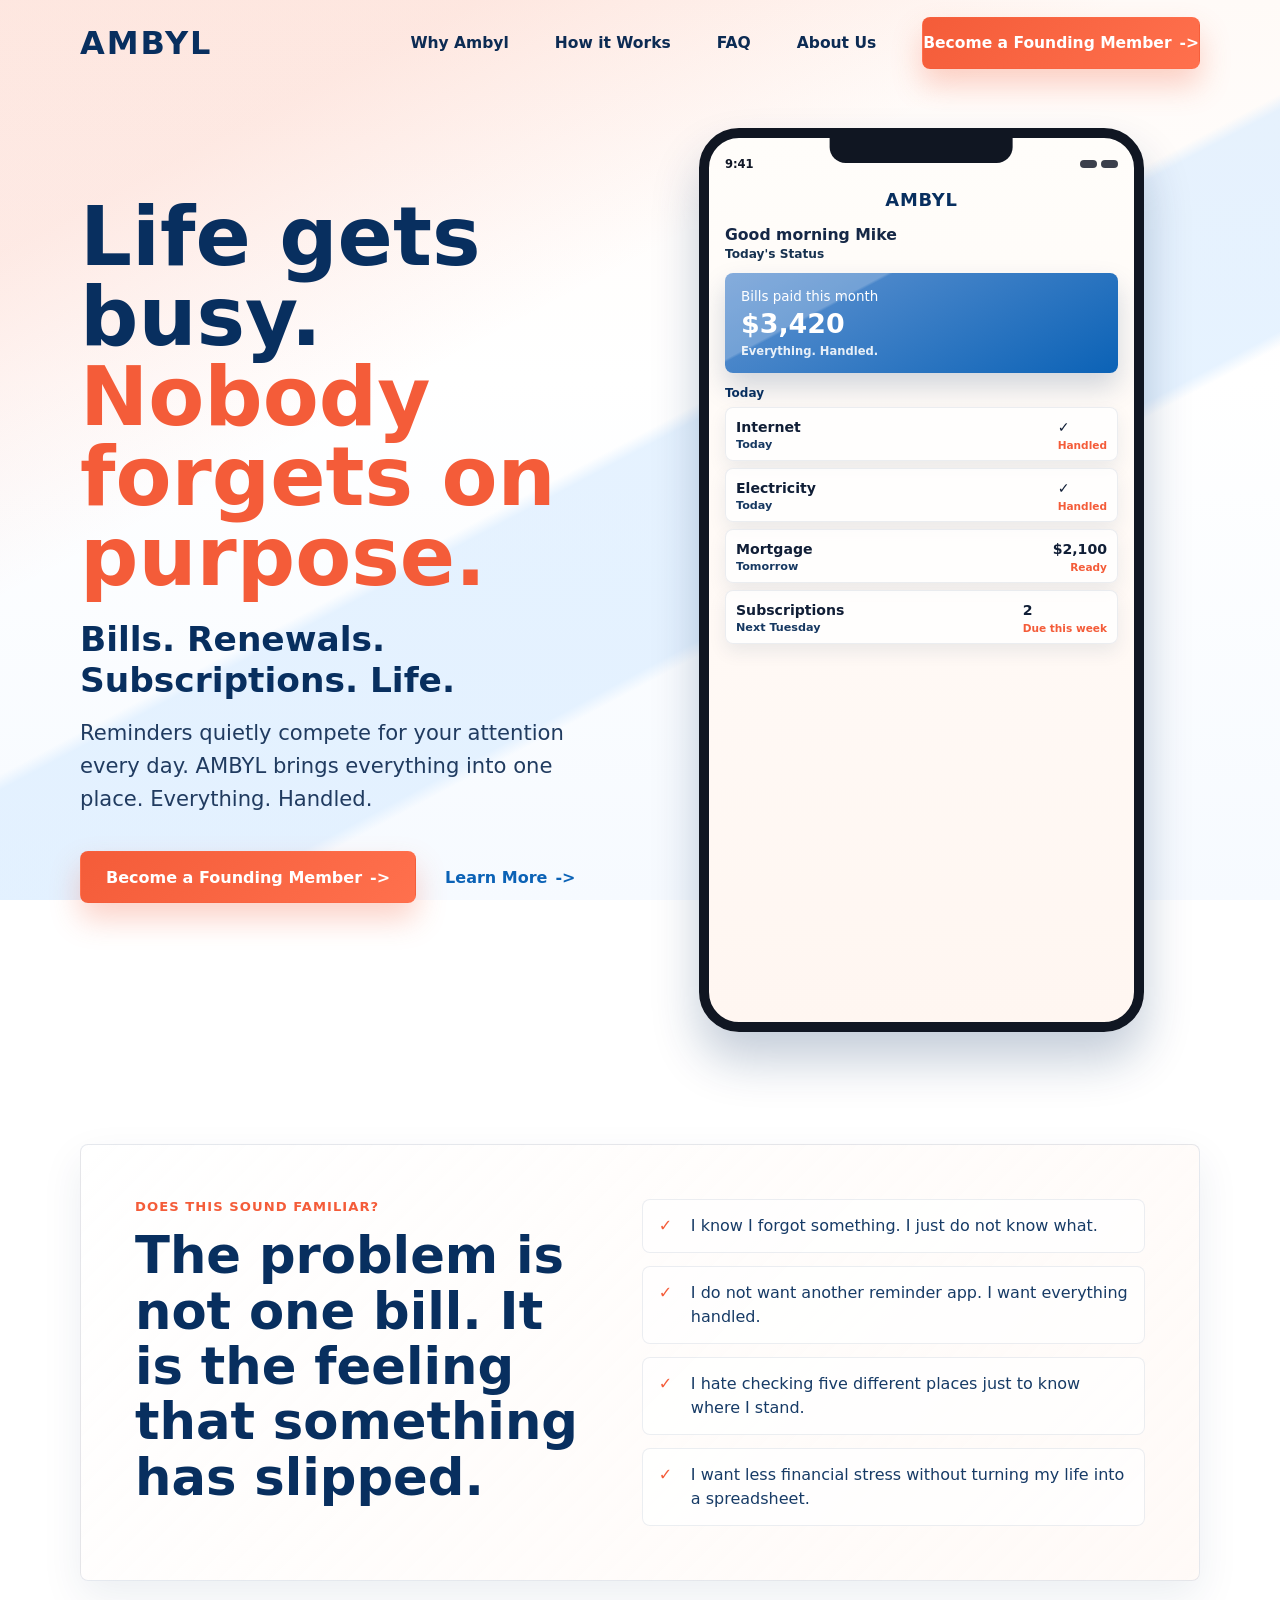
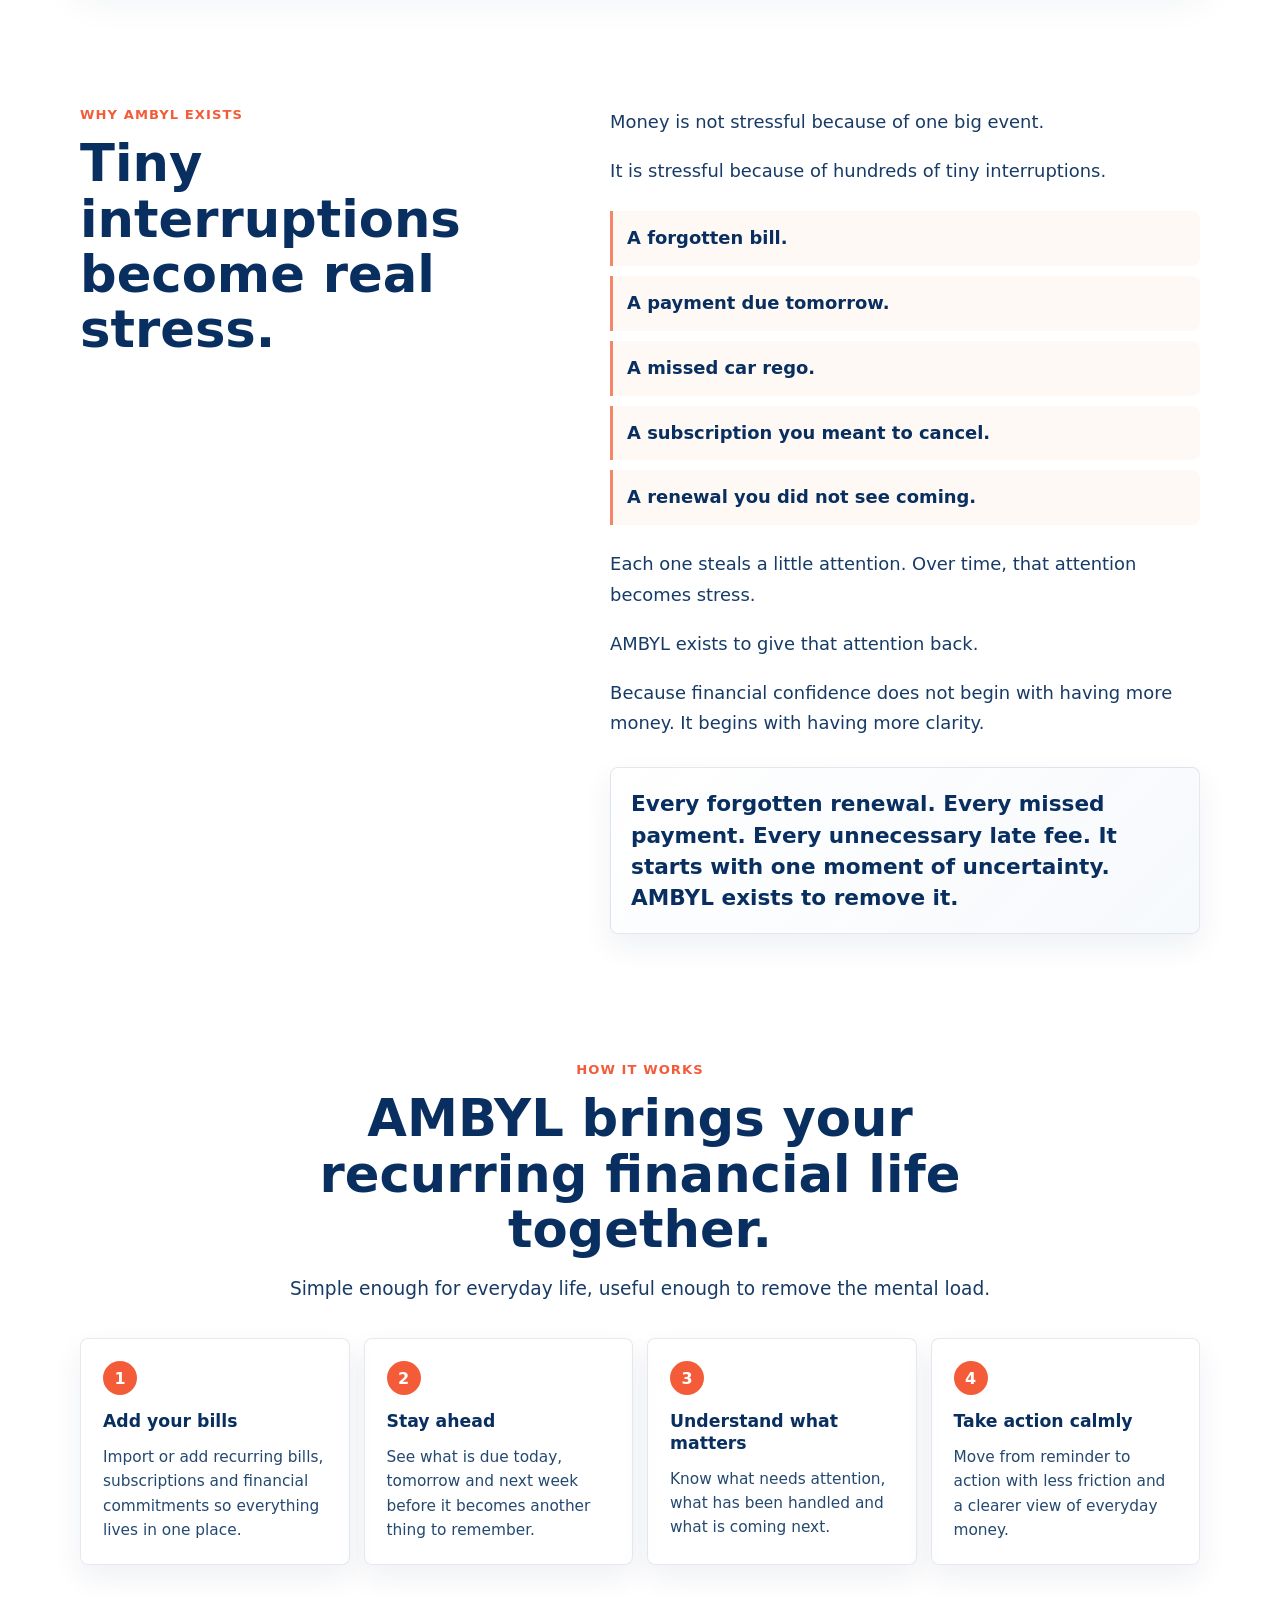
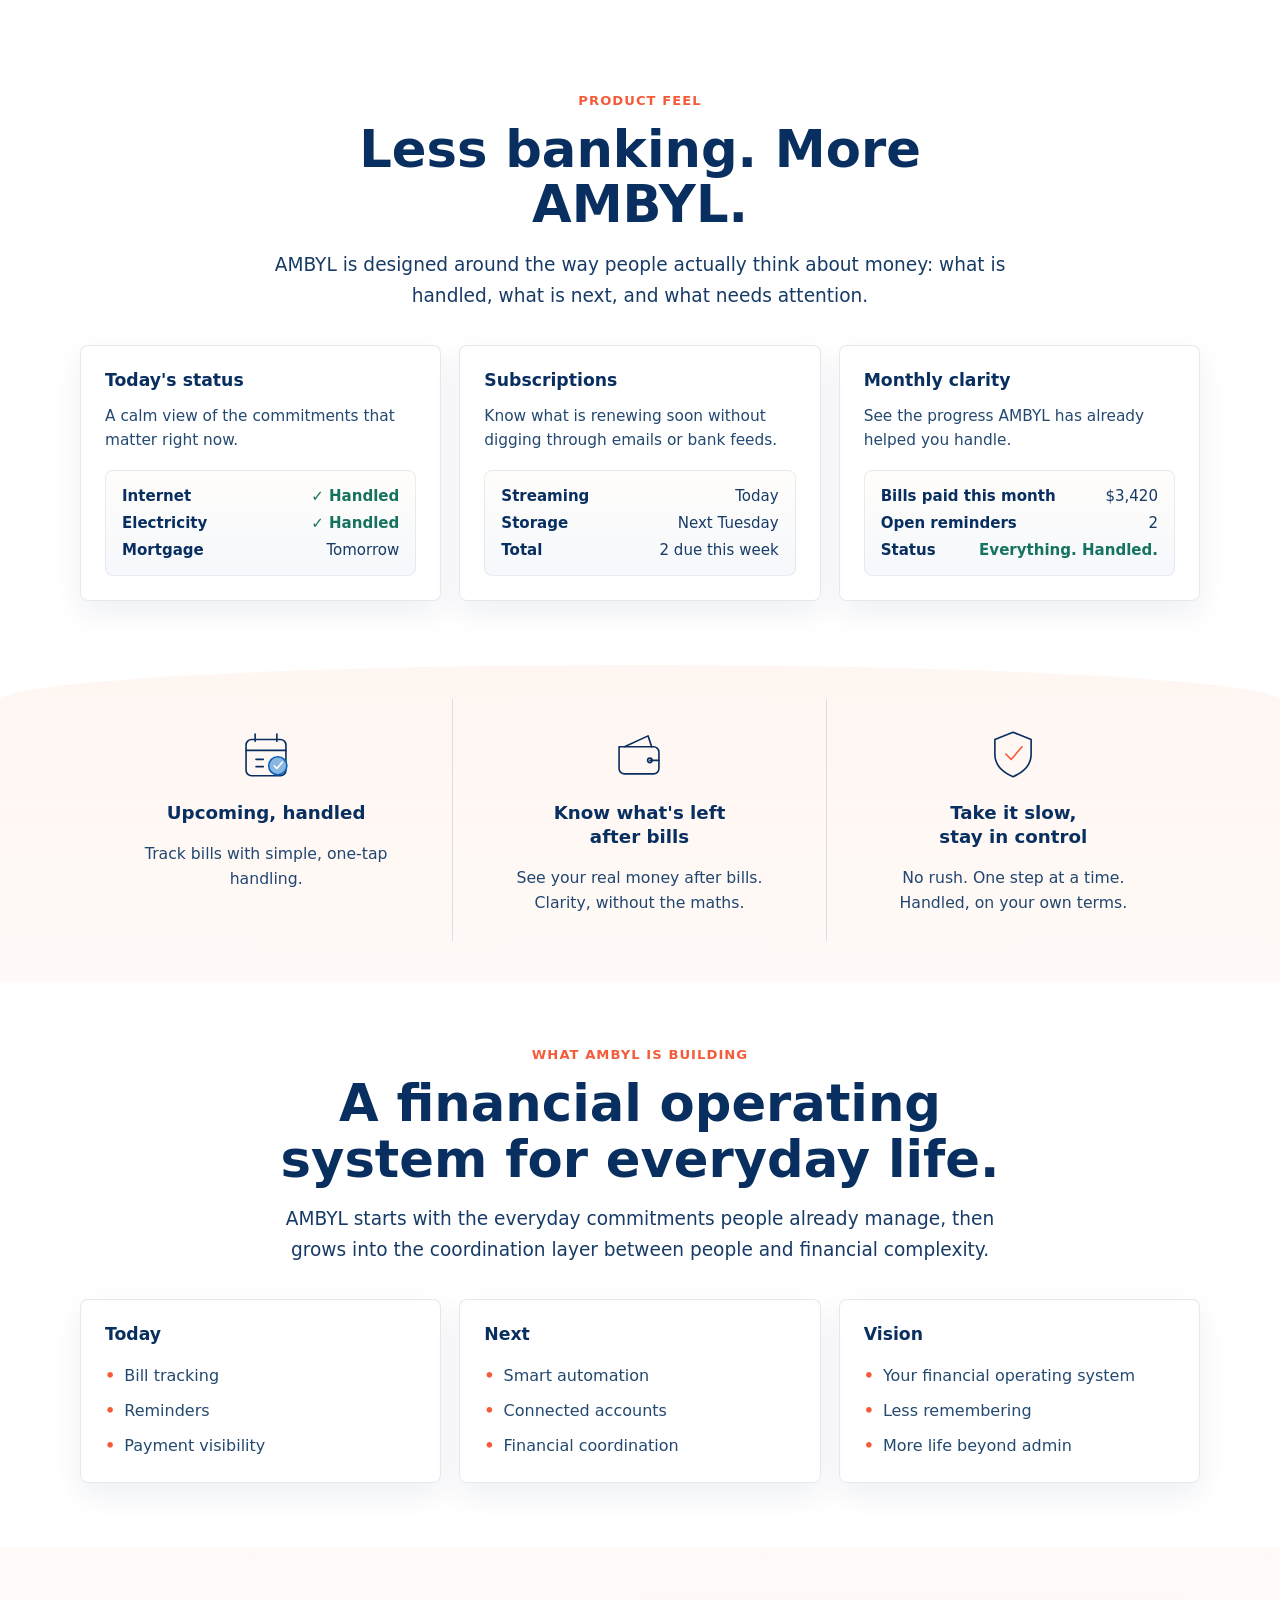
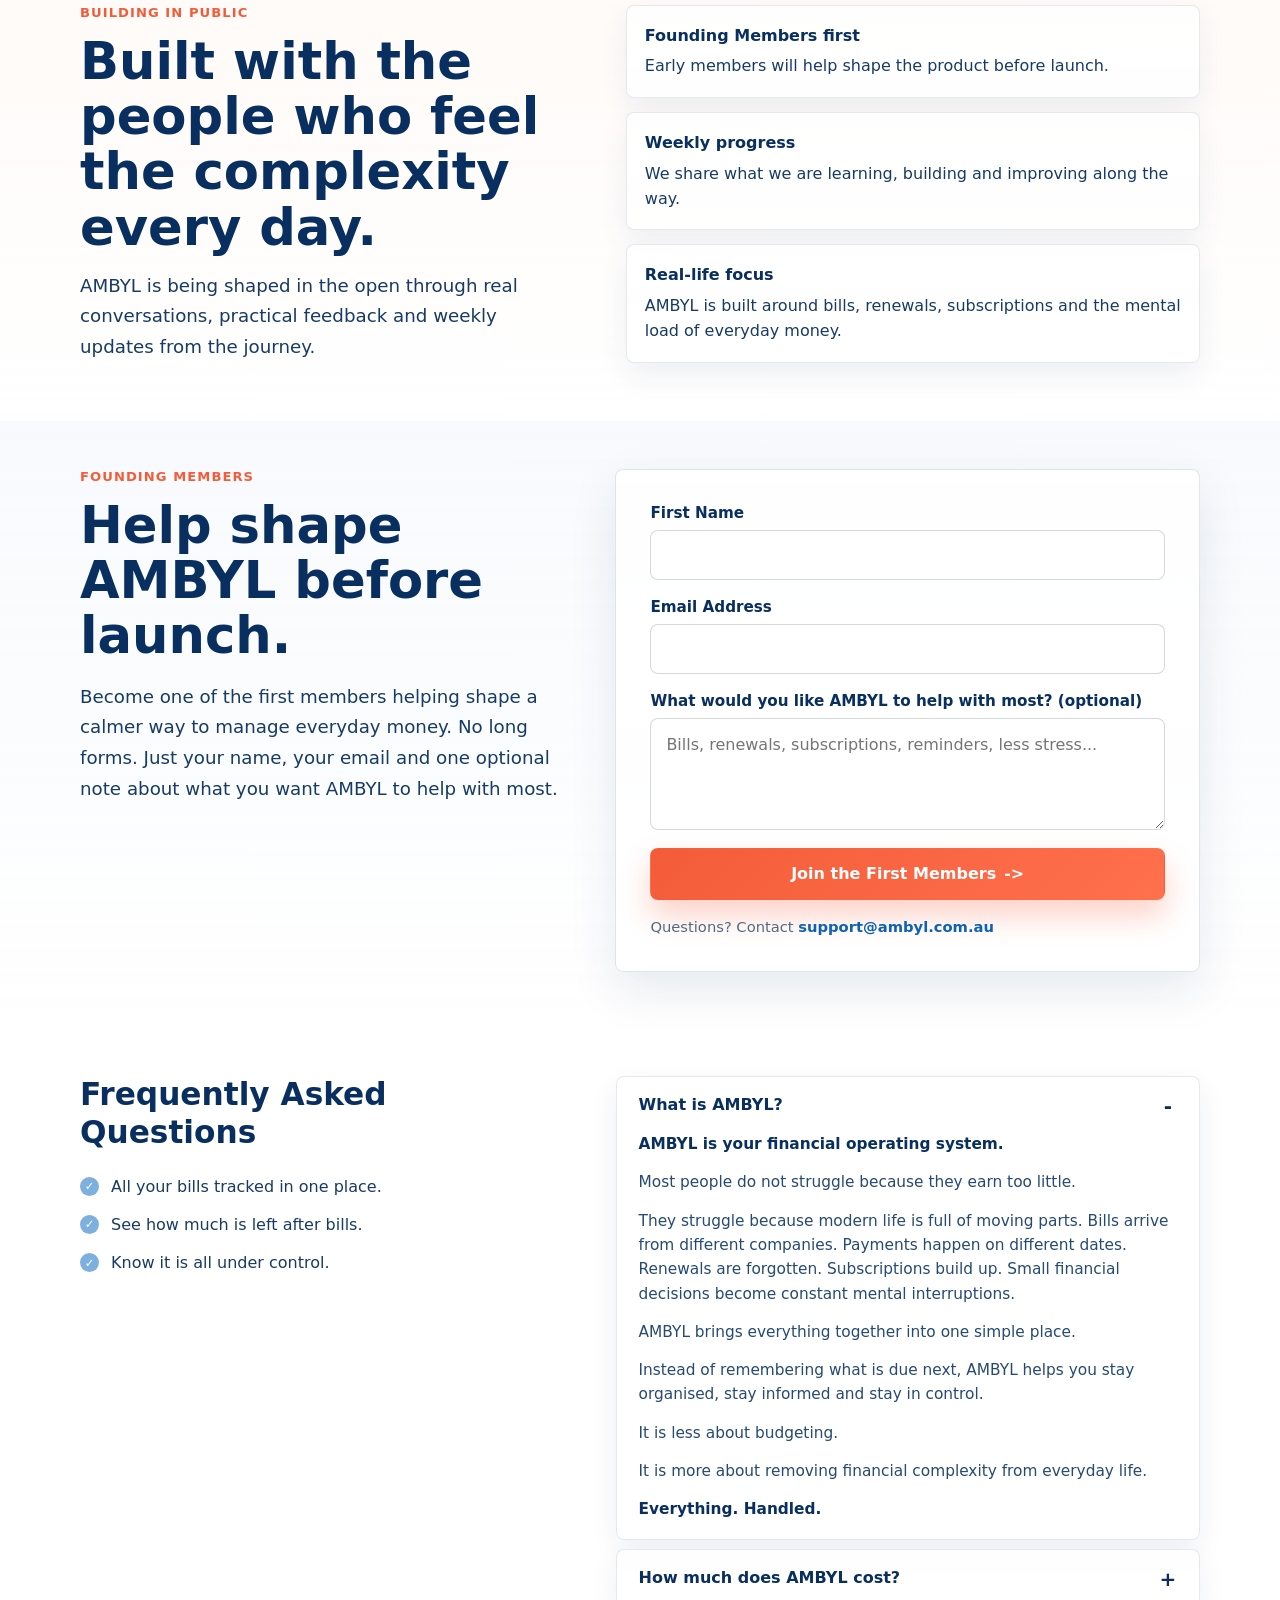
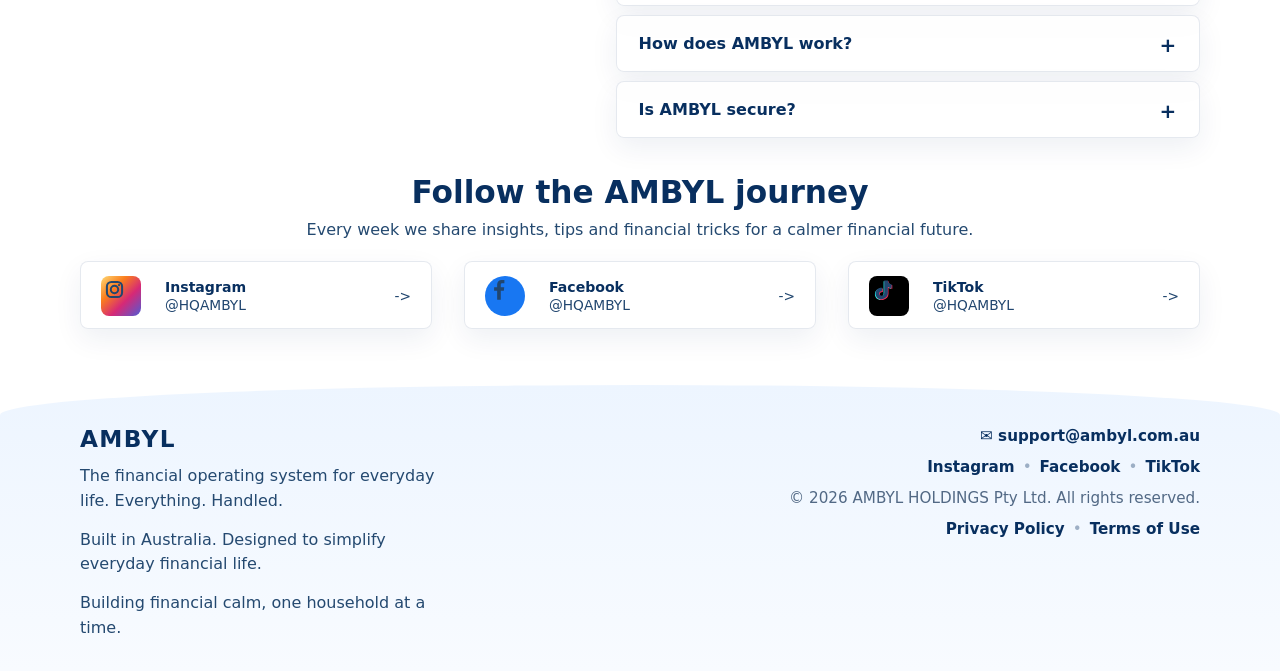
<file: index.html>
﻿<!doctype html>
<html lang="en-AU">
<head>
  <meta charset="utf-8">
  <meta name="viewport" content="width=device-width, initial-scale=1">
  <title>AMBYL | Your financial operating system</title>
  <meta name="description" content="AMBYL brings bills, payments, renewals and recurring financial commitments into one simple place. Everything. Handled.">
  <link rel="stylesheet" href="styles.css">
</head>
<body>
  <div class="site">
    <header class="shell nav" aria-label="Main navigation">
      <a class="brand" href="#">AMBYL</a>
      <button class="mobile-menu-toggle" type="button" aria-label="Open menu" aria-expanded="false">
        <span aria-hidden="true"></span>
      </button>
      <nav class="nav-links" aria-label="Page sections">
        <a href="#why">Why Ambyl</a>
        <a href="#how">How it Works</a>
        <a href="#faq">FAQ</a>
        <a href="#about">About Us</a>
        <a class="btn btn-primary" href="#early-access">Become a Founding Member <span aria-hidden="true">-&gt;</span></a>
      </nav>
    </header>

    <main>
      <section class="shell hero" id="top">
        <div class="hero-copy">
          <h1>Life gets busy. <span>Nobody forgets on purpose.</span></h1>
          <h2>Bills. Renewals. Subscriptions. Life.</h2>
          <p>Reminders quietly compete for your attention every day. AMBYL brings everything into one place. Everything. Handled.</p>
          <div class="hero-actions">
            <a class="btn btn-primary" href="#early-access">Become a Founding Member <span aria-hidden="true">-&gt;</span></a>
            <a class="btn btn-secondary" href="#why">Learn More <span aria-hidden="true">-&gt;</span></a>
          </div>
        </div>

        <div class="phone-wrap" aria-label="Ambyl app preview">
          <div class="phone">
            <div class="phone-screen">
              <div class="status">
                <span>9:41</span>
                <span class="signal" aria-hidden="true"><span class="pill-dot"></span><span class="pill-dot"></span></span>
              </div>
              <div class="app-logo">AMBYL</div>
              <div class="app-greeting">
                <strong>Good morning Mike</strong>
                <span>Today's Status</span>
              </div>
              <div class="balance-card">
                <p>Bills paid this month</p>
                <b>$3,420</b>
                <small>Everything. Handled.</small>
              </div>
              <div class="bill-list">
                <div class="bill-title">Today</div>
                <div class="bill">
                  <div><strong>Internet</strong><span>Today</span></div>
                  <div><b>&#10003;</b><small>Handled</small></div>
                </div>
                <div class="bill">
                  <div><strong>Electricity</strong><span>Today</span></div>
                  <div><b>&#10003;</b><small>Handled</small></div>
                </div>
                <div class="bill">
                  <div><strong>Mortgage</strong><span>Tomorrow</span></div>
                  <div><b>$2,100</b><small>Ready</small></div>
                </div>
                <div class="bill">
                  <div><strong>Subscriptions</strong><span>Next Tuesday</span></div>
                  <div><b>2</b><small>Due this week</small></div>
                </div>
              </div>
            </div>
          </div>
        </div>
      </section>

      <section class="pain-section">
        <div class="shell pain-panel">
          <div>
            <div class="section-kicker">Does this sound familiar?</div>
            <h2>The problem is not one bill. It is the feeling that something has slipped.</h2>
          </div>
          <ul class="pain-list">
            <li>I know I forgot something. I just do not know what.</li>
            <li>I do not want another reminder app. I want everything handled.</li>
            <li>I hate checking five different places just to know where I stand.</li>
            <li>I want less financial stress without turning my life into a spreadsheet.</li>
          </ul>
        </div>
      </section>

      <section class="why-exists" id="why">
        <div class="shell why-layout">
          <div>
            <div class="section-kicker">Why AMBYL exists</div>
            <h2>Tiny interruptions become real stress.</h2>
          </div>
          <div class="story-copy">
            <p>Money is not stressful because of one big event.</p>
            <p>It is stressful because of hundreds of tiny interruptions.</p>
            <ul class="interruptions">
              <li>A forgotten bill.</li>
              <li>A payment due tomorrow.</li>
              <li>A missed car rego.</li>
              <li>A subscription you meant to cancel.</li>
              <li>A renewal you did not see coming.</li>
            </ul>
            <p>Each one steals a little attention. Over time, that attention becomes stress.</p>
            <p>AMBYL exists to give that attention back.</p>
            <p>Because financial confidence does not begin with having more money. It begins with having more clarity.</p>
            <div class="stat-card">Every forgotten renewal. Every missed payment. Every unnecessary late fee. It starts with one moment of uncertainty. AMBYL exists to remove it.</div>
          </div>
        </div>
      </section>

      <section class="how-section" id="how">
        <div class="shell">
          <div class="section-heading">
            <div class="section-kicker">How it works</div>
            <h2>AMBYL brings your recurring financial life together.</h2>
            <p>Simple enough for everyday life, useful enough to remove the mental load.</p>
          </div>
          <div class="how-grid">
            <article class="how-step">
              <div class="step-number">1</div>
              <h3>Add your bills</h3>
              <p>Import or add recurring bills, subscriptions and financial commitments so everything lives in one place.</p>
            </article>
            <article class="how-step">
              <div class="step-number">2</div>
              <h3>Stay ahead</h3>
              <p>See what is due today, tomorrow and next week before it becomes another thing to remember.</p>
            </article>
            <article class="how-step">
              <div class="step-number">3</div>
              <h3>Understand what matters</h3>
              <p>Know what needs attention, what has been handled and what is coming next.</p>
            </article>
            <article class="how-step">
              <div class="step-number">4</div>
              <h3>Take action calmly</h3>
              <p>Move from reminder to action with less friction and a clearer view of everyday money.</p>
            </article>
          </div>
        </div>
      </section>

      <section class="product-screens">
        <div class="shell">
          <div class="section-heading">
            <div class="section-kicker">Product feel</div>
            <h2>Less banking. More AMBYL.</h2>
            <p>AMBYL is designed around the way people actually think about money: what is handled, what is next, and what needs attention.</p>
          </div>
          <div class="screen-grid">
            <article class="screen-card">
              <h3>Today's status</h3>
              <p>A calm view of the commitments that matter right now.</p>
              <div class="mini-screen">
                <div class="mini-row"><strong>Internet</strong><span class="mini-ok">&#10003; Handled</span></div>
                <div class="mini-row"><strong>Electricity</strong><span class="mini-ok">&#10003; Handled</span></div>
                <div class="mini-row"><strong>Mortgage</strong><span>Tomorrow</span></div>
              </div>
            </article>
            <article class="screen-card">
              <h3>Subscriptions</h3>
              <p>Know what is renewing soon without digging through emails or bank feeds.</p>
              <div class="mini-screen">
                <div class="mini-row"><strong>Streaming</strong><span>Today</span></div>
                <div class="mini-row"><strong>Storage</strong><span>Next Tuesday</span></div>
                <div class="mini-row"><strong>Total</strong><span>2 due this week</span></div>
              </div>
            </article>
            <article class="screen-card">
              <h3>Monthly clarity</h3>
              <p>See the progress AMBYL has already helped you handle.</p>
              <div class="mini-screen">
                <div class="mini-row"><strong>Bills paid this month</strong><span>$3,420</span></div>
                <div class="mini-row"><strong>Open reminders</strong><span>2</span></div>
                <div class="mini-row"><strong>Status</strong><span class="mini-ok">Everything. Handled.</span></div>
              </div>
            </article>
          </div>
        </div>
      </section>

      <section class="features" id="features">
        <div class="shell feature-grid">
          <article class="feature">
            <div class="icon" aria-hidden="true">
              <svg viewBox="0 0 64 64"><path d="M20 10v8M44 10v8M16 16h32a6 6 0 0 1 6 6v28a6 6 0 0 1-6 6H16a6 6 0 0 1-6-6V22a6 6 0 0 1 6-6Z"/><path d="M10 28h44M21 38h8M21 46h8"/><circle cx="45" cy="45" r="10" fill="#8ab7e2" stroke="#0b62b6"/><path d="m41 45 3 3 6-7" stroke="#fff"/></svg>
            </div>
            <h3>Upcoming, handled</h3>
            <p>Track bills with simple, one-tap handling.</p>
          </article>
          <article class="feature">
            <div class="icon" aria-hidden="true">
              <svg viewBox="0 0 64 64"><path d="M10 24h38a6 6 0 0 1 6 6v18a6 6 0 0 1-6 6H16a6 6 0 0 1-6-6V24Z"/><path d="M16 24 42 12l4 12M44 39h10"/><circle cx="44" cy="39" r="2.5"/></svg>
            </div>
            <h3>Know what's left<br>after bills</h3>
            <p>See your real money after bills. Clarity, without the maths.</p>
          </article>
          <article class="feature">
            <div class="icon" aria-hidden="true">
              <svg viewBox="0 0 64 64"><path d="M32 8 52 16v16c0 12-8 20-20 25C20 52 12 44 12 32V16l20-8Z"/><path d="m24 32 6 6 12-14" stroke="#f45c39"/></svg>
            </div>
            <h3>Take it slow,<br>stay in control</h3>
            <p>No rush. One step at a time. Handled, on your own terms.</p>
          </article>
        </div>
      </section>

      <section class="roadmap-section">
        <div class="shell">
          <div class="section-heading">
            <div class="section-kicker">What AMBYL is building</div>
            <h2>A financial operating system for everyday life.</h2>
            <p>AMBYL starts with the everyday commitments people already manage, then grows into the coordination layer between people and financial complexity.</p>
          </div>
          <div class="roadmap-grid">
            <article class="roadmap-card">
              <h3>Today</h3>
              <ul>
                <li>Bill tracking</li>
                <li>Reminders</li>
                <li>Payment visibility</li>
              </ul>
            </article>
            <article class="roadmap-card">
              <h3>Next</h3>
              <ul>
                <li>Smart automation</li>
                <li>Connected accounts</li>
                <li>Financial coordination</li>
              </ul>
            </article>
            <article class="roadmap-card">
              <h3>Vision</h3>
              <ul>
                <li>Your financial operating system</li>
                <li>Less remembering</li>
                <li>More life beyond admin</li>
              </ul>
            </article>
          </div>
        </div>
      </section>

      <section class="proof-section">
        <div class="shell proof-grid">
          <div class="proof-copy">
            <div class="section-kicker">Building in public</div>
            <h2>Built with the people who feel the complexity every day.</h2>
            <p>AMBYL is being shaped in the open through real conversations, practical feedback and weekly updates from the journey.</p>
          </div>
          <div class="proof-list">
            <div class="proof-item"><strong>Founding Members first</strong> Early members will help shape the product before launch.</div>
            <div class="proof-item"><strong>Weekly progress</strong> We share what we are learning, building and improving along the way.</div>
            <div class="proof-item"><strong>Real-life focus</strong> AMBYL is built around bills, renewals, subscriptions and the mental load of everyday money.</div>
          </div>
        </div>
      </section>

      <section class="early-access" id="early-access">
        <div class="shell access-layout">
          <div class="access-copy">
            <div class="section-kicker">Founding Members</div>
            <h2>Help shape AMBYL before launch.</h2>
            <p>Become one of the first members helping shape a calmer way to manage everyday money. No long forms. Just your name, your email and one optional note about what you want AMBYL to help with most.</p>
          </div>

          <div class="access-panel" id="access-panel">
            <form class="early-form" id="early-access-form">
              <div class="field">
                <label for="first-name">First Name</label>
                <input id="first-name" name="firstName" autocomplete="given-name" required>
              </div>
              <div class="field">
                <label for="email-address">Email Address</label>
                <input id="email-address" name="email" type="email" autocomplete="email" required>
              </div>
              <div class="field">
                <label for="ambyl-help">What would you like AMBYL to help with most? <span aria-hidden="true">(optional)</span></label>
                <textarea id="ambyl-help" name="helpWith" placeholder="Bills, renewals, subscriptions, reminders, less stress..."></textarea>
              </div>
              <button class="btn btn-primary" type="submit">Join the First Members <span aria-hidden="true">-&gt;</span></button>
              <p class="form-contact">Questions? Contact <a href="mailto:support@ambyl.com.au">support@ambyl.com.au</a></p>
            </form>

            <div class="success-screen" id="success-screen" tabindex="-1">
              <h3>Welcome to AMBYL.</h3>
              <p>You are officially on the list for early access.</p>
              <p>We will occasionally share product updates, behind-the-scenes progress, and invite Founding Members to experience new features before launch.</p>
              <p>If you ever have a question, suggestion, or simply want to say hello, we would love to hear from you.</p>
              <p><a href="mailto:support@ambyl.com.au">support@ambyl.com.au</a></p>
              <p><strong>Everything. Handled.</strong></p>
            </div>
          </div>
        </div>
      </section>

      <section class="faq-social" id="faq">
        <div class="shell">
          <div class="faq-layout">
            <div class="faq-copy">
              <h2>Frequently Asked Questions</h2>
              <ul class="tick-list">
                <li><span class="tick">&#10003;</span><span>All your bills tracked in one place.</span></li>
                <li><span class="tick">&#10003;</span><span>See how much is left after bills.</span></li>
                <li><span class="tick">&#10003;</span><span>Know it is all under control.</span></li>
              </ul>
            </div>

            <div class="accordion">
              <article class="faq-item" open>
                <button class="faq-question" type="button" aria-expanded="true">
                  <span>What is AMBYL?</span><span aria-hidden="true">-</span>
                </button>
                <div class="faq-answer">
                  <p><strong>AMBYL is your financial operating system.</strong></p>
                  <p>Most people do not struggle because they earn too little.</p>
                  <p>They struggle because modern life is full of moving parts. Bills arrive from different companies. Payments happen on different dates. Renewals are forgotten. Subscriptions build up. Small financial decisions become constant mental interruptions.</p>
                  <p>AMBYL brings everything together into one simple place.</p>
                  <p>Instead of remembering what is due next, AMBYL helps you stay organised, stay informed and stay in control.</p>
                  <p>It is less about budgeting.</p>
                  <p>It is more about removing financial complexity from everyday life.</p>
                  <p><strong>Everything. Handled.</strong></p>
                </div>
              </article>
              <article class="faq-item">
                <button class="faq-question" type="button" aria-expanded="false">
                  <span>How much does AMBYL cost?</span><span aria-hidden="true">+</span>
                </button>
                <div class="faq-answer">
                  <p>We believe everyone deserves financial clarity.</p>
                  <p>That is why AMBYL will offer a free version that lets you organise and manage your recurring bills and financial commitments in one place.</p>
                  <p>As we continue building new features, optional premium services will become available for people who want even more automation and convenience.</p>
                  <p>No hidden surprises.</p>
                  <p>No complicated pricing.</p>
                  <p>Just simple options that work for the way you manage money.</p>
                </div>
              </article>
              <article class="faq-item">
                <button class="faq-question" type="button" aria-expanded="false">
                  <span>How does AMBYL work?</span><span aria-hidden="true">+</span>
                </button>
                <div class="faq-answer">
                  <p>AMBYL brings your recurring financial life together.</p>
                  <ol>
                    <li><strong>Add your bills.</strong> Import or add your recurring bills and financial commitments so everything lives in one place.</li>
                    <li><strong>Stay ahead.</strong> AMBYL keeps track of due dates, upcoming payments and important reminders before they become problems.</li>
                    <li><strong>Understand what is happening.</strong> See your upcoming commitments clearly so you always know what needs attention and what has already been taken care of.</li>
                    <li><strong>Take action.</strong> When it is time to pay, AMBYL helps you move from reminder to action with as little friction as possible.</li>
                    <li><strong>Relax.</strong> Instead of constantly thinking about what you have forgotten... you can spend more time thinking about everything else.</li>
                  </ol>
                </div>
              </article>
              <article class="faq-item">
                <button class="faq-question" type="button" aria-expanded="false">
                  <span>Is AMBYL secure?</span><span aria-hidden="true">+</span>
                </button>
                <div class="faq-answer">
                  <p>Security and privacy are being designed into AMBYL from the beginning.</p>
                  <p>AMBYL will use encryption, access controls and trusted infrastructure partners to help protect personal and financial information. You stay in control of the information you choose to share, and connected financial access can be withdrawn.</p>
                  <p>AMBYL will not store banking passwords. Where connected accounts or payment infrastructure are used, AMBYL will work through accredited providers and clearly explain what information is being accessed and why.</p>
                </div>
              </article>
            </div>
          </div>

          <div class="journey" id="about">
            <h2>Follow the AMBYL journey</h2>
            <p>Every week we share insights, tips and financial tricks for a calmer financial future.</p>
            <div class="social-grid">
              <a class="social" href="https://www.instagram.com/HQAMBYL" aria-label="Instagram @HQAMBYL">
                <span class="social-mark instagram" aria-hidden="true">
                  <svg viewBox="0 0 32 32" fill="none">
                    <rect x="7" y="7" width="18" height="18" rx="5.5" stroke="currentColor" stroke-width="2.4"/>
                    <circle cx="16" cy="16" r="4.4" stroke="currentColor" stroke-width="2.4"/>
                    <circle cx="21.4" cy="10.8" r="1.35" fill="currentColor"/>
                  </svg>
                </span>
                <span><strong>Instagram</strong><span>@HQAMBYL</span></span>
                <span aria-hidden="true">-&gt;</span>
              </a>
              <a class="social" href="https://www.facebook.com/HQAMBYL" aria-label="Facebook @HQAMBYL">
                <span class="social-mark facebook" aria-hidden="true">
                  <svg viewBox="0 0 32 32" fill="none">
                    <path fill="currentColor" d="M18.7 28V17.4h3.6l.5-4.2h-4.1v-2.7c0-1.2.3-2 2.1-2H23V4.8c-.4-.1-1.7-.2-3.2-.2-3.2 0-5.4 2-5.4 5.5v3.1h-3.6v4.2h3.6V28h4.3Z"/>
                  </svg>
                </span>
                <span><strong>Facebook</strong><span>@HQAMBYL</span></span>
                <span aria-hidden="true">-&gt;</span>
              </a>
              <a class="social" href="https://www.tiktok.com/@HQAMBYL" aria-label="TikTok @HQAMBYL">
                <span class="social-mark tiktok" aria-hidden="true">
                  <svg viewBox="0 0 32 32" fill="none">
                    <path fill="#25F4EE" d="M17.5 6.1h4.1c.3 2.4 1.8 4.3 4.5 4.8v4.2c-1.6 0-3.1-.5-4.5-1.4v7.4c0 4.2-3.4 7.2-7.5 7.2-3.9 0-7.1-2.8-7.1-6.8 0-4.3 3.7-7.2 8-6.6v4.3c-1.7-.5-3.6.5-3.6 2.3 0 1.6 1.2 2.7 2.8 2.7 1.8 0 3.1-1.1 3.1-3.4V6.1Z"/>
                    <path fill="#FE2C55" d="M19 6.1h4.1c.3 2.4 1.8 4.3 4.5 4.8v4.2c-1.6 0-3.1-.5-4.5-1.4v7.4c0 4.2-3.4 7.2-7.5 7.2-3.9 0-7.1-2.8-7.1-6.8 0-4.3 3.7-7.2 8-6.6v4.3c-1.7-.5-3.6.5-3.6 2.3 0 1.6 1.2 2.7 2.8 2.7 1.8 0 3.1-1.1 3.1-3.4V6.1Z"/>
                    <path fill="currentColor" d="M18.25 5.25h4.1c.3 2.4 1.8 4.3 4.5 4.8v4.2c-1.6 0-3.1-.5-4.5-1.4v7.4c0 4.2-3.4 7.2-7.5 7.2-3.9 0-7.1-2.8-7.1-6.8 0-4.3 3.7-7.2 8-6.6v4.3c-1.7-.5-3.6.5-3.6 2.3 0 1.6 1.2 2.7 2.8 2.7 1.8 0 3.1-1.1 3.1-3.4V5.25Z"/>
                  </svg>
                </span>
                <span><strong>TikTok</strong><span>@HQAMBYL</span></span>
                <span aria-hidden="true">-&gt;</span>
              </a>
            </div>
          </div>
        </div>
      </section>
    </main>

    <footer>
      <div class="shell footer-grid">
        <div class="footer-brand">
          <strong>AMBYL</strong>
          <p>The financial operating system for everyday life. Everything. Handled.</p>
          <p>Built in Australia. Designed to simplify everyday financial life.</p>
          <p>Building financial calm, one household at a time.</p>
        </div>
        <div class="footer-links">
          <a href="mailto:support@ambyl.com.au">&#9993; support@ambyl.com.au</a>
          <div class="footer-socials" aria-label="Social media links">
            <a href="https://www.instagram.com/HQAMBYL">Instagram</a>
            <a href="https://www.facebook.com/HQAMBYL">Facebook</a>
            <a href="https://www.tiktok.com/@HQAMBYL">TikTok</a>
          </div>
          <div class="copyright">&copy; 2026 AMBYL HOLDINGS Pty Ltd. All rights reserved.</div>
          <div class="legal-links">
            <a href="privacy.html">Privacy Policy</a>
            <a href="terms.html">Terms of Use</a>
          </div>
        </div>
      </div>
    </footer>
  </div>
  <script src="script.js"></script>
</body>
</html>
</file>
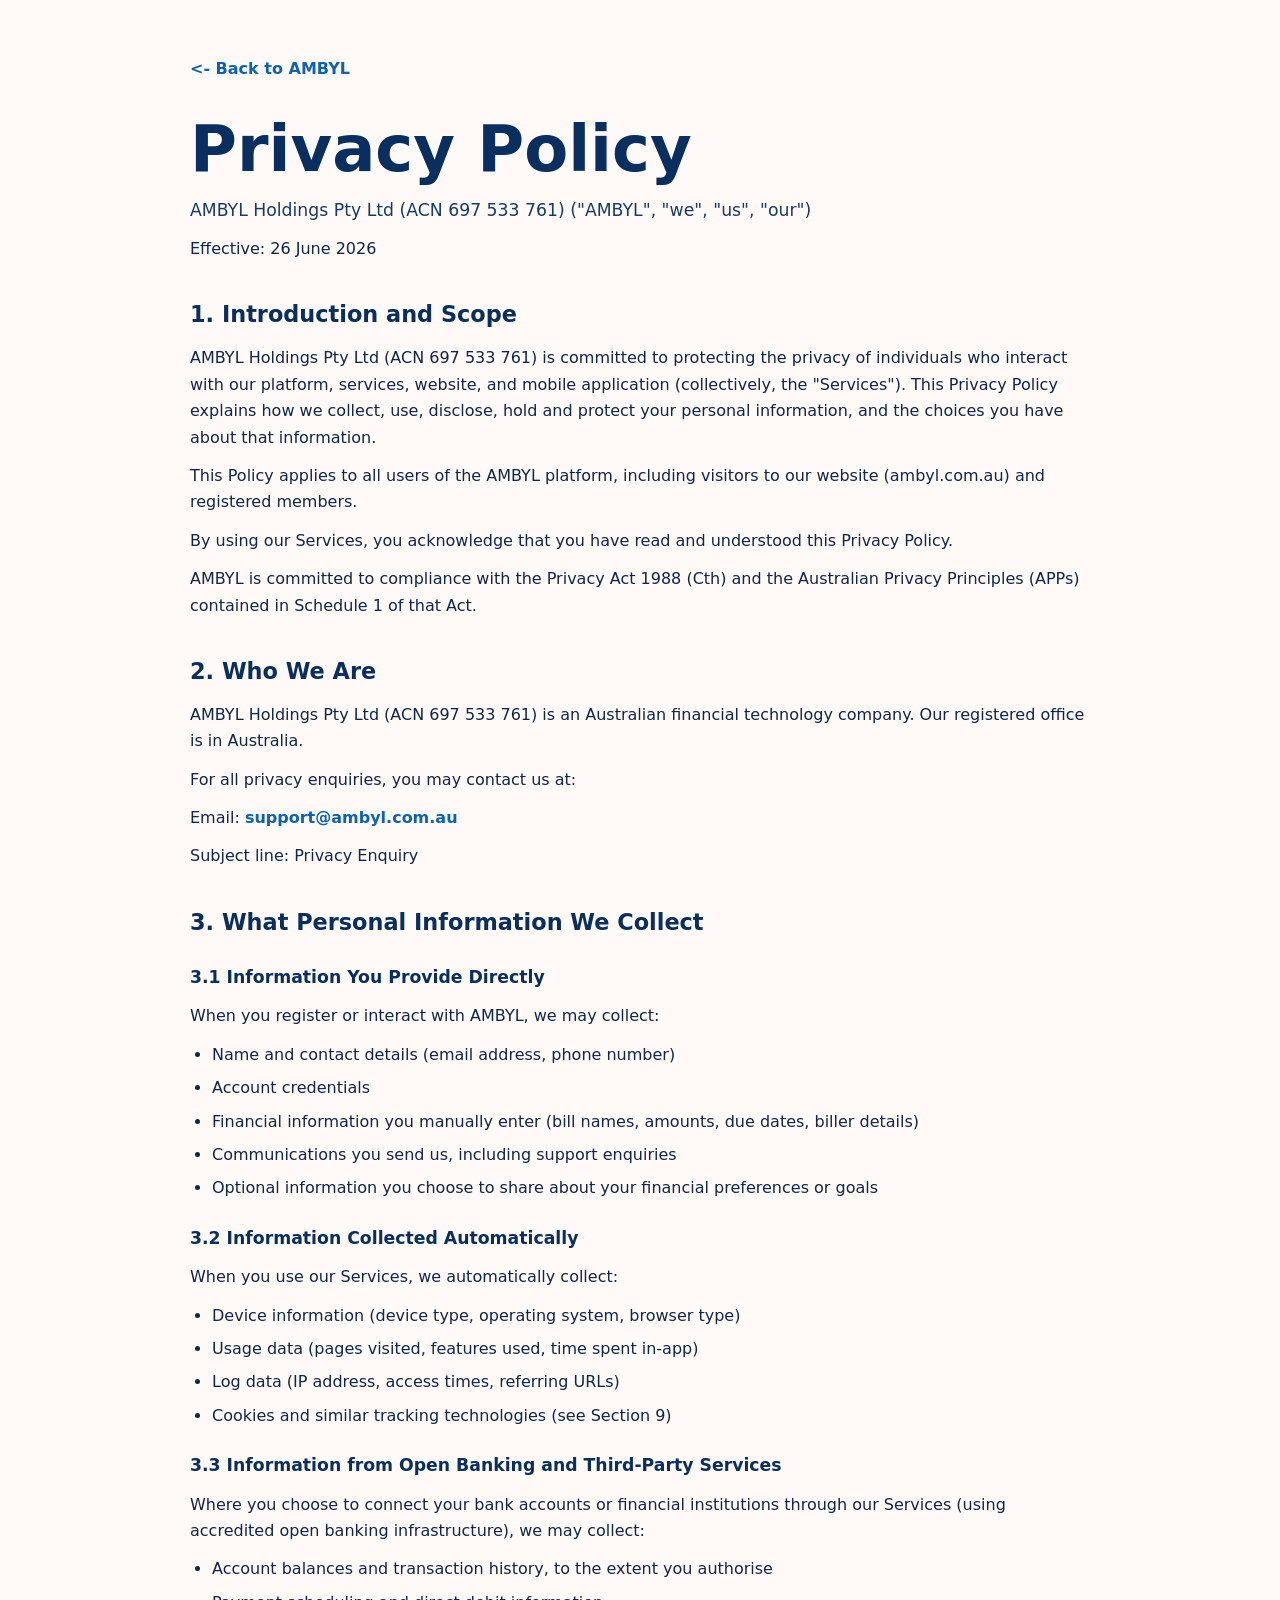
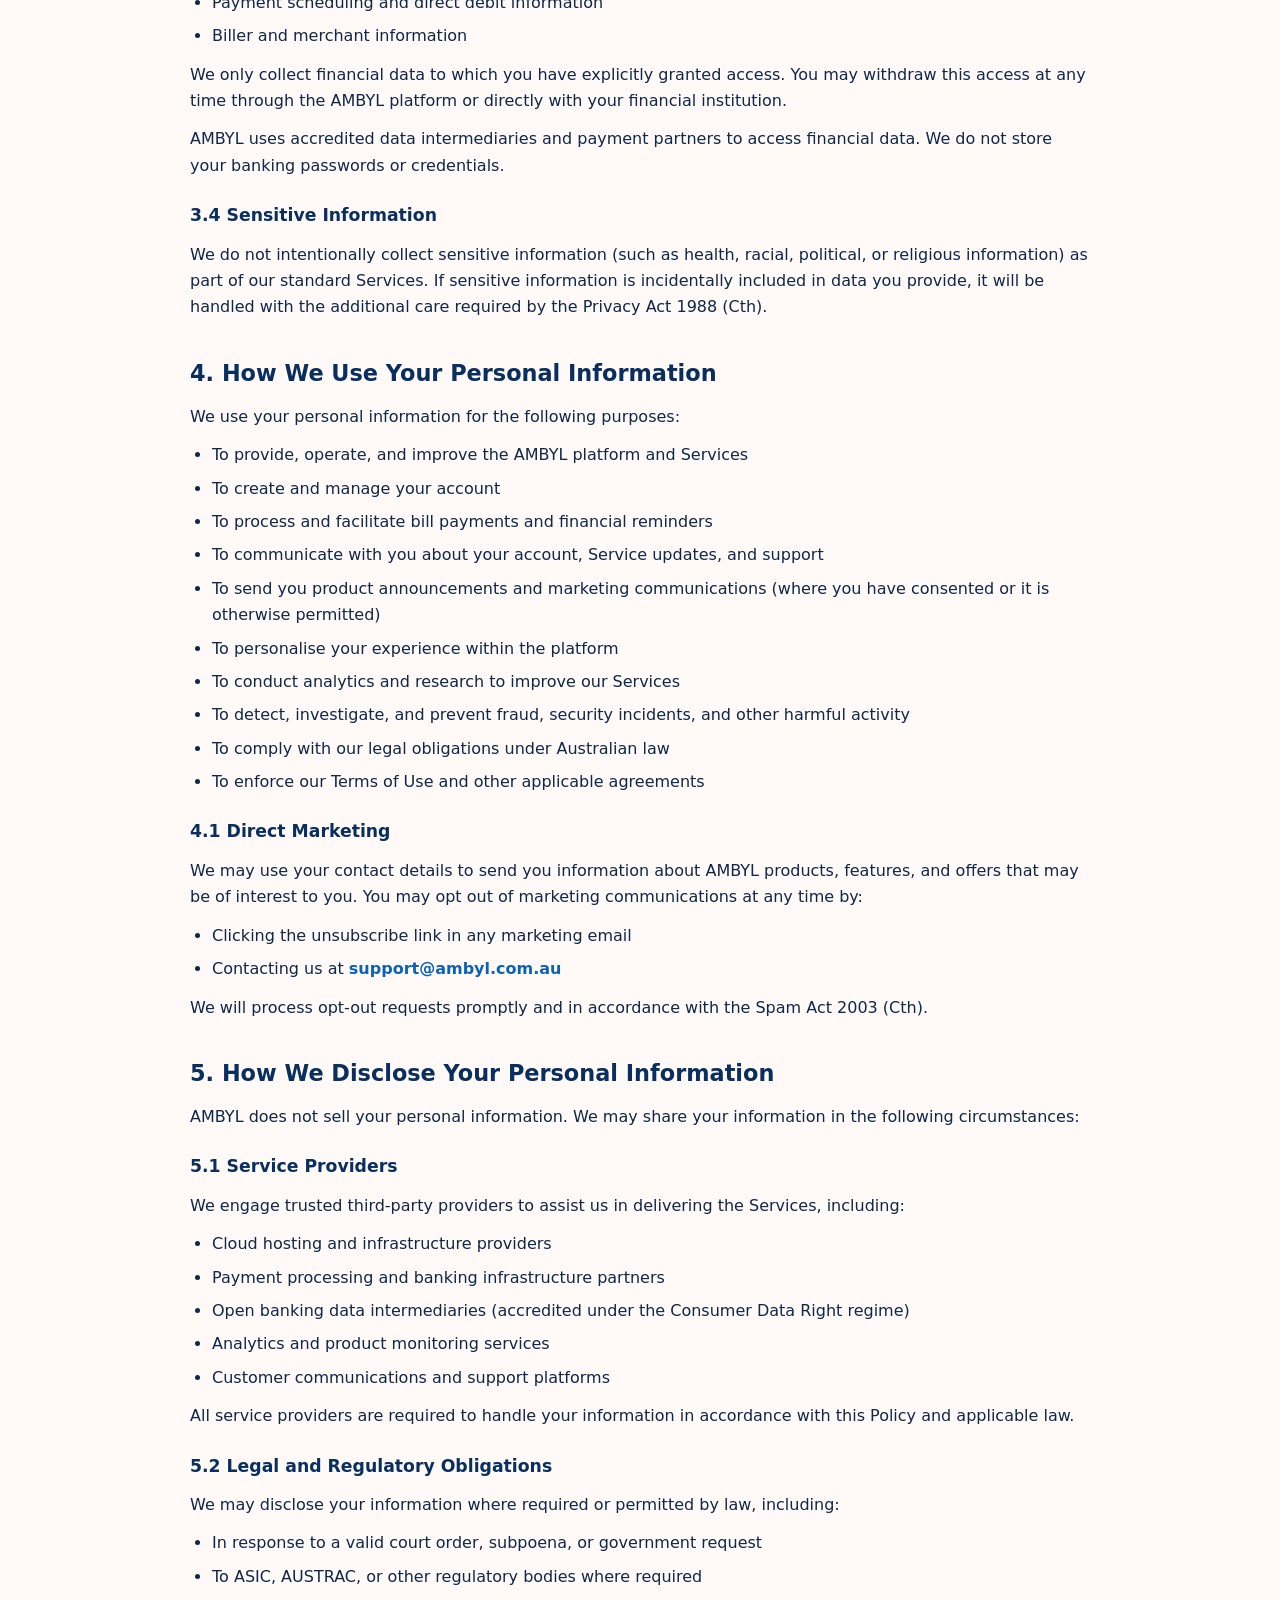
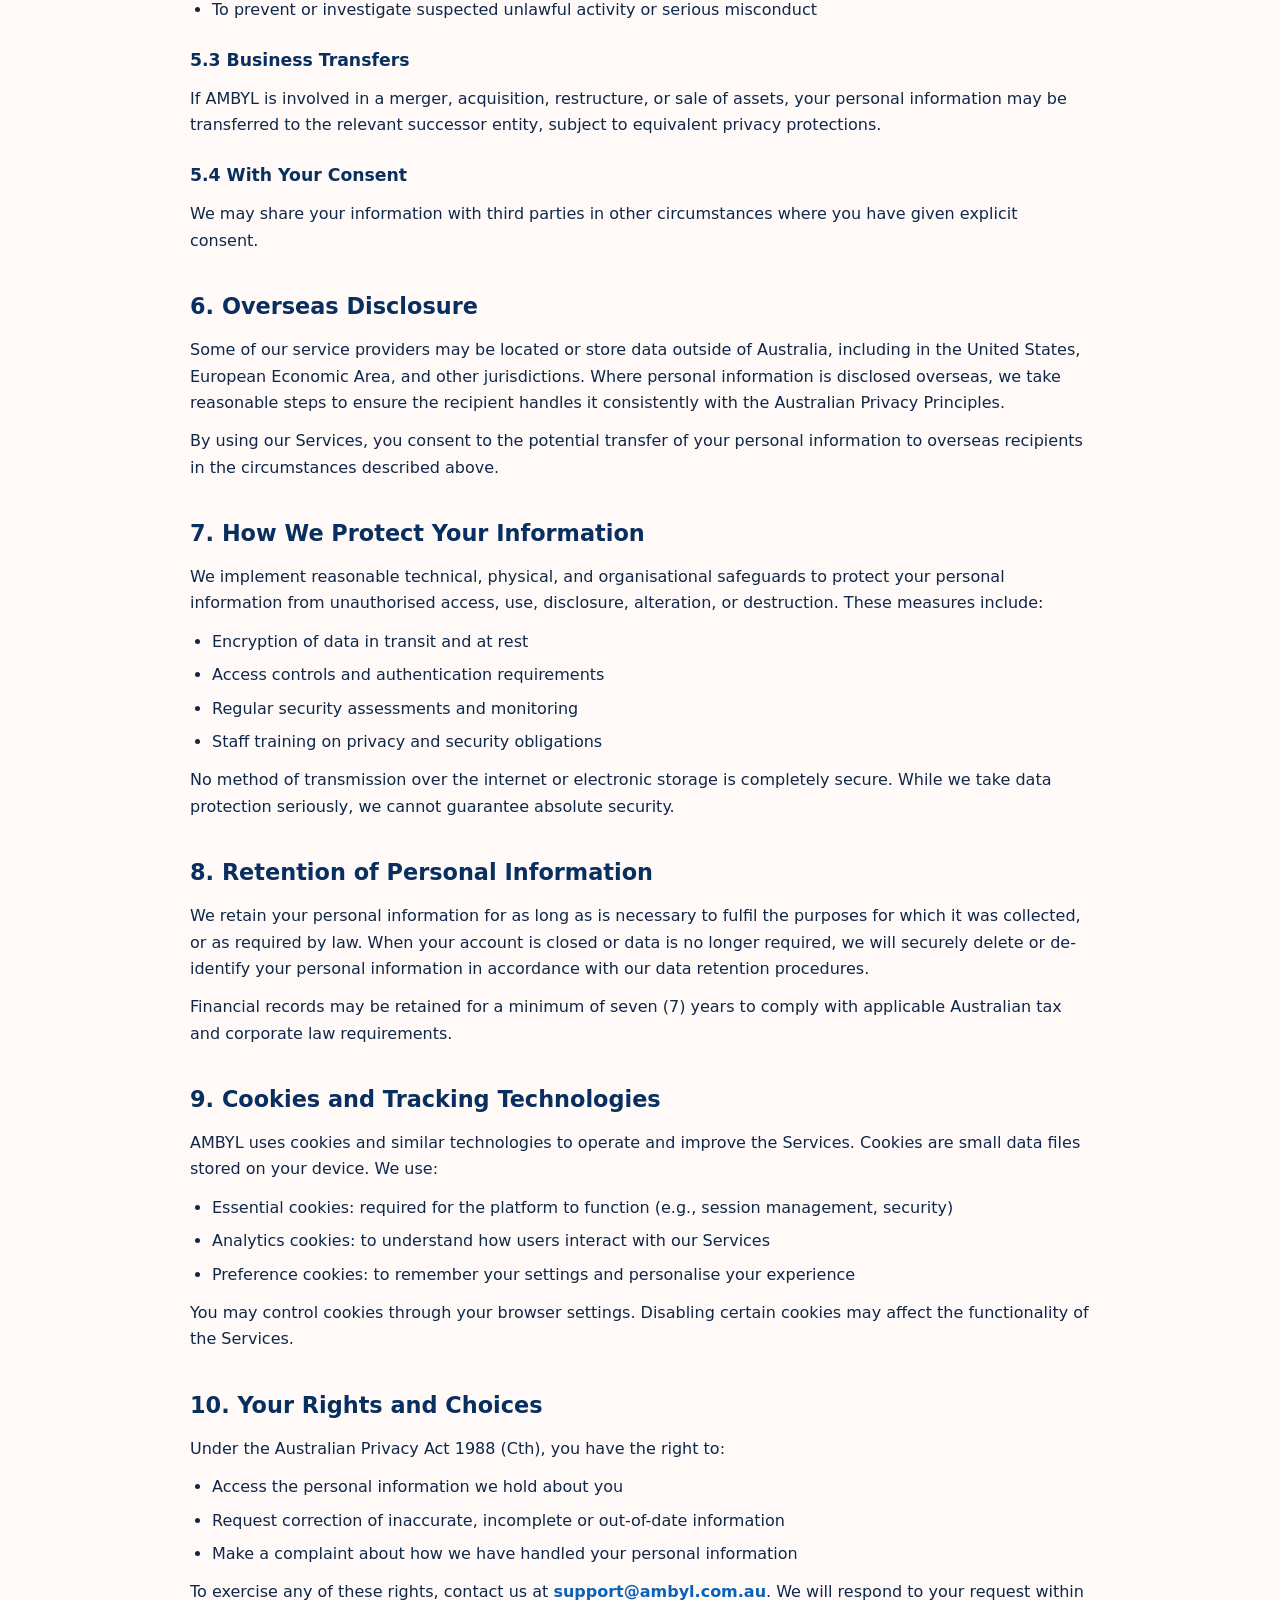
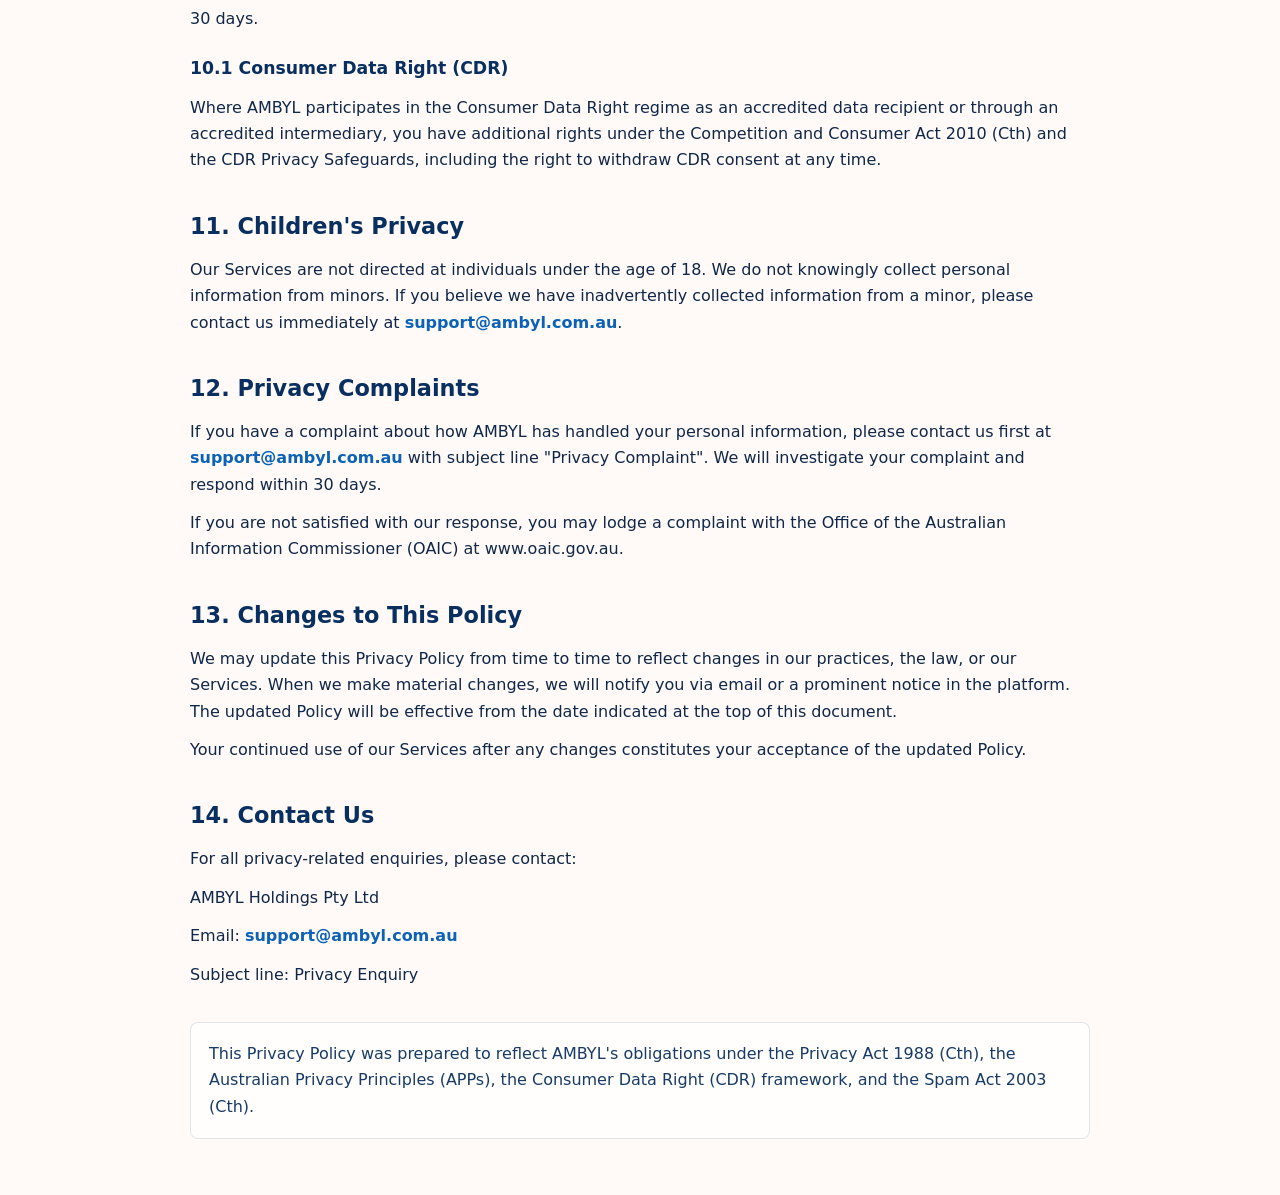
<file: privacy.html>
<!doctype html>
<html lang="en-AU">
<head>
  <meta charset="utf-8">
  <meta name="viewport" content="width=device-width, initial-scale=1">
  <title>Privacy Policy | AMBYL</title>
  <style>
    body {
      margin: 0;
      color: #0f2749;
      background: #fffaf7;
      font-family: Inter, ui-sans-serif, system-ui, -apple-system, BlinkMacSystemFont, "Segoe UI", sans-serif;
      line-height: 1.65;
    }
    main {
      width: min(900px, calc(100% - 36px));
      margin: 0 auto;
      padding: 56px 0;
    }
    a {
      color: #0b62b6;
      font-weight: 700;
      text-decoration: none;
    }
    h1, h2, h3, p {
      margin: 0;
    }
    h1 {
      color: #082f5f;
      font-size: clamp(2.4rem, 6vw, 4rem);
      line-height: 1.05;
      margin-bottom: 12px;
    }
    h2 {
      color: #082f5f;
      font-size: 1.4rem;
      margin: 34px 0 10px;
    }
    h3 {
      color: #082f5f;
      font-size: 1.08rem;
      margin: 22px 0 8px;
    }
    p {
      margin-top: 12px;
    }
    ul {
      margin: 12px 0 0 22px;
      padding: 0;
    }
    li {
      margin-top: 7px;
    }
    .back {
      display: inline-block;
      margin-bottom: 34px;
    }
    .lede {
      font-size: 1.08rem;
      color: #173b66;
    }
    .notice {
      margin-top: 34px;
      padding: 18px;
      border: 1px solid rgba(8, 47, 95, 0.12);
      border-radius: 8px;
      background: rgba(255,255,255,0.74);
      color: #173b66;
    }

  </style>
</head>
<body>
  <main>
    <a class="back" href="index.html">&lt;- Back to AMBYL</a>
        <h1>Privacy Policy</h1>
    <p class="lede">AMBYL Holdings Pty Ltd (ACN 697 533 761) (&quot;AMBYL&quot;, &quot;we&quot;, &quot;us&quot;, &quot;our&quot;)</p>
    <p>Effective: 26 June 2026</p>
    <h2>1. Introduction and Scope</h2>
    <p>AMBYL Holdings Pty Ltd (ACN 697 533 761) is committed to protecting the privacy of individuals who interact with our platform, services, website, and mobile application (collectively, the &quot;Services&quot;). This Privacy Policy explains how we collect, use, disclose, hold and protect your personal information, and the choices you have about that information.</p>
    <p>This Policy applies to all users of the AMBYL platform, including visitors to our website (ambyl.com.au) and registered members.</p>
    <p>By using our Services, you acknowledge that you have read and understood this Privacy Policy.</p>
    <p>AMBYL is committed to compliance with the Privacy Act 1988 (Cth) and the Australian Privacy Principles (APPs) contained in Schedule 1 of that Act.</p>
    <h2>2. Who We Are</h2>
    <p>AMBYL Holdings Pty Ltd (ACN 697 533 761) is an Australian financial technology company. Our registered office is in Australia.</p>
    <p>For all privacy enquiries, you may contact us at:</p>
    <p>Email: <a href="mailto:support@ambyl.com.au">support@ambyl.com.au</a></p>
    <p>Subject line: Privacy Enquiry</p>
    <h2>3. What Personal Information We Collect</h2>
    <h3>3.1 Information You Provide Directly</h3>
    <p>When you register or interact with AMBYL, we may collect:</p>
    <ul>
    <li>Name and contact details (email address, phone number)</li>
    <li>Account credentials</li>
    <li>Financial information you manually enter (bill names, amounts, due dates, biller details)</li>
    <li>Communications you send us, including support enquiries</li>
    <li>Optional information you choose to share about your financial preferences or goals</li>
    </ul>
    <h3>3.2 Information Collected Automatically</h3>
    <p>When you use our Services, we automatically collect:</p>
    <ul>
    <li>Device information (device type, operating system, browser type)</li>
    <li>Usage data (pages visited, features used, time spent in-app)</li>
    <li>Log data (IP address, access times, referring URLs)</li>
    <li>Cookies and similar tracking technologies (see Section 9)</li>
    </ul>
    <h3>3.3 Information from Open Banking and Third-Party Services</h3>
    <p>Where you choose to connect your bank accounts or financial institutions through our Services (using accredited open banking infrastructure), we may collect:</p>
    <ul>
    <li>Account balances and transaction history, to the extent you authorise</li>
    <li>Payment scheduling and direct debit information</li>
    <li>Biller and merchant information</li>
    </ul>
    <p>We only collect financial data to which you have explicitly granted access. You may withdraw this access at any time through the AMBYL platform or directly with your financial institution.</p>
    <p>AMBYL uses accredited data intermediaries and payment partners to access financial data. We do not store your banking passwords or credentials.</p>
    <h3>3.4 Sensitive Information</h3>
    <p>We do not intentionally collect sensitive information (such as health, racial, political, or religious information) as part of our standard Services. If sensitive information is incidentally included in data you provide, it will be handled with the additional care required by the Privacy Act 1988 (Cth).</p>
    <h2>4. How We Use Your Personal Information</h2>
    <p>We use your personal information for the following purposes:</p>
    <ul>
    <li>To provide, operate, and improve the AMBYL platform and Services</li>
    <li>To create and manage your account</li>
    <li>To process and facilitate bill payments and financial reminders</li>
    <li>To communicate with you about your account, Service updates, and support</li>
    <li>To send you product announcements and marketing communications (where you have consented or it is otherwise permitted)</li>
    <li>To personalise your experience within the platform</li>
    <li>To conduct analytics and research to improve our Services</li>
    <li>To detect, investigate, and prevent fraud, security incidents, and other harmful activity</li>
    <li>To comply with our legal obligations under Australian law</li>
    <li>To enforce our Terms of Use and other applicable agreements</li>
    </ul>
    <h3>4.1 Direct Marketing</h3>
    <p>We may use your contact details to send you information about AMBYL products, features, and offers that may be of interest to you. You may opt out of marketing communications at any time by:</p>
    <ul>
    <li>Clicking the unsubscribe link in any marketing email</li>
    <li>Contacting us at <a href="mailto:support@ambyl.com.au">support@ambyl.com.au</a></li>
    </ul>
    <p>We will process opt-out requests promptly and in accordance with the Spam Act 2003 (Cth).</p>
    <h2>5. How We Disclose Your Personal Information</h2>
    <p>AMBYL does not sell your personal information. We may share your information in the following circumstances:</p>
    <h3>5.1 Service Providers</h3>
    <p>We engage trusted third-party providers to assist us in delivering the Services, including:</p>
    <ul>
    <li>Cloud hosting and infrastructure providers</li>
    <li>Payment processing and banking infrastructure partners</li>
    <li>Open banking data intermediaries (accredited under the Consumer Data Right regime)</li>
    <li>Analytics and product monitoring services</li>
    <li>Customer communications and support platforms</li>
    </ul>
    <p>All service providers are required to handle your information in accordance with this Policy and applicable law.</p>
    <h3>5.2 Legal and Regulatory Obligations</h3>
    <p>We may disclose your information where required or permitted by law, including:</p>
    <ul>
    <li>In response to a valid court order, subpoena, or government request</li>
    <li>To ASIC, AUSTRAC, or other regulatory bodies where required</li>
    <li>To prevent or investigate suspected unlawful activity or serious misconduct</li>
    </ul>
    <h3>5.3 Business Transfers</h3>
    <p>If AMBYL is involved in a merger, acquisition, restructure, or sale of assets, your personal information may be transferred to the relevant successor entity, subject to equivalent privacy protections.</p>
    <h3>5.4 With Your Consent</h3>
    <p>We may share your information with third parties in other circumstances where you have given explicit consent.</p>
    <h2>6. Overseas Disclosure</h2>
    <p>Some of our service providers may be located or store data outside of Australia, including in the United States, European Economic Area, and other jurisdictions. Where personal information is disclosed overseas, we take reasonable steps to ensure the recipient handles it consistently with the Australian Privacy Principles.</p>
    <p>By using our Services, you consent to the potential transfer of your personal information to overseas recipients in the circumstances described above.</p>
    <h2>7. How We Protect Your Information</h2>
    <p>We implement reasonable technical, physical, and organisational safeguards to protect your personal information from unauthorised access, use, disclosure, alteration, or destruction. These measures include:</p>
    <ul>
    <li>Encryption of data in transit and at rest</li>
    <li>Access controls and authentication requirements</li>
    <li>Regular security assessments and monitoring</li>
    <li>Staff training on privacy and security obligations</li>
    </ul>
    <p>No method of transmission over the internet or electronic storage is completely secure. While we take data protection seriously, we cannot guarantee absolute security.</p>
    <h2>8. Retention of Personal Information</h2>
    <p>We retain your personal information for as long as is necessary to fulfil the purposes for which it was collected, or as required by law. When your account is closed or data is no longer required, we will securely delete or de-identify your personal information in accordance with our data retention procedures.</p>
    <p>Financial records may be retained for a minimum of seven (7) years to comply with applicable Australian tax and corporate law requirements.</p>
    <h2>9. Cookies and Tracking Technologies</h2>
    <p>AMBYL uses cookies and similar technologies to operate and improve the Services. Cookies are small data files stored on your device. We use:</p>
    <ul>
    <li>Essential cookies: required for the platform to function (e.g., session management, security)</li>
    <li>Analytics cookies: to understand how users interact with our Services</li>
    <li>Preference cookies: to remember your settings and personalise your experience</li>
    </ul>
    <p>You may control cookies through your browser settings. Disabling certain cookies may affect the functionality of the Services.</p>
    <h2>10. Your Rights and Choices</h2>
    <p>Under the Australian Privacy Act 1988 (Cth), you have the right to:</p>
    <ul>
    <li>Access the personal information we hold about you</li>
    <li>Request correction of inaccurate, incomplete or out-of-date information</li>
    <li>Make a complaint about how we have handled your personal information</li>
    </ul>
    <p>To exercise any of these rights, contact us at <a href="mailto:support@ambyl.com.au">support@ambyl.com.au</a>. We will respond to your request within 30 days.</p>
    <h3>10.1 Consumer Data Right (CDR)</h3>
    <p>Where AMBYL participates in the Consumer Data Right regime as an accredited data recipient or through an accredited intermediary, you have additional rights under the Competition and Consumer Act 2010 (Cth) and the CDR Privacy Safeguards, including the right to withdraw CDR consent at any time.</p>
    <h2>11. Children&#x27;s Privacy</h2>
    <p>Our Services are not directed at individuals under the age of 18. We do not knowingly collect personal information from minors. If you believe we have inadvertently collected information from a minor, please contact us immediately at <a href="mailto:support@ambyl.com.au">support@ambyl.com.au</a>.</p>
    <h2>12. Privacy Complaints</h2>
    <p>If you have a complaint about how AMBYL has handled your personal information, please contact us first at <a href="mailto:support@ambyl.com.au">support@ambyl.com.au</a> with subject line &quot;Privacy Complaint&quot;. We will investigate your complaint and respond within 30 days.</p>
    <p>If you are not satisfied with our response, you may lodge a complaint with the Office of the Australian Information Commissioner (OAIC) at www.oaic.gov.au.</p>
    <h2>13. Changes to This Policy</h2>
    <p>We may update this Privacy Policy from time to time to reflect changes in our practices, the law, or our Services. When we make material changes, we will notify you via email or a prominent notice in the platform. The updated Policy will be effective from the date indicated at the top of this document.</p>
    <p>Your continued use of our Services after any changes constitutes your acceptance of the updated Policy.</p>
    <h2>14. Contact Us</h2>
    <p>For all privacy-related enquiries, please contact:</p>
    <p>AMBYL Holdings Pty Ltd</p>
    <p>Email: <a href="mailto:support@ambyl.com.au">support@ambyl.com.au</a></p>
    <p>Subject line: Privacy Enquiry</p>
    <p class="notice">This Privacy Policy was prepared to reflect AMBYL&#x27;s obligations under the Privacy Act 1988 (Cth), the Australian Privacy Principles (APPs), the Consumer Data Right (CDR) framework, and the Spam Act 2003 (Cth).</p>
  </main>
</body>
</html>
</file>
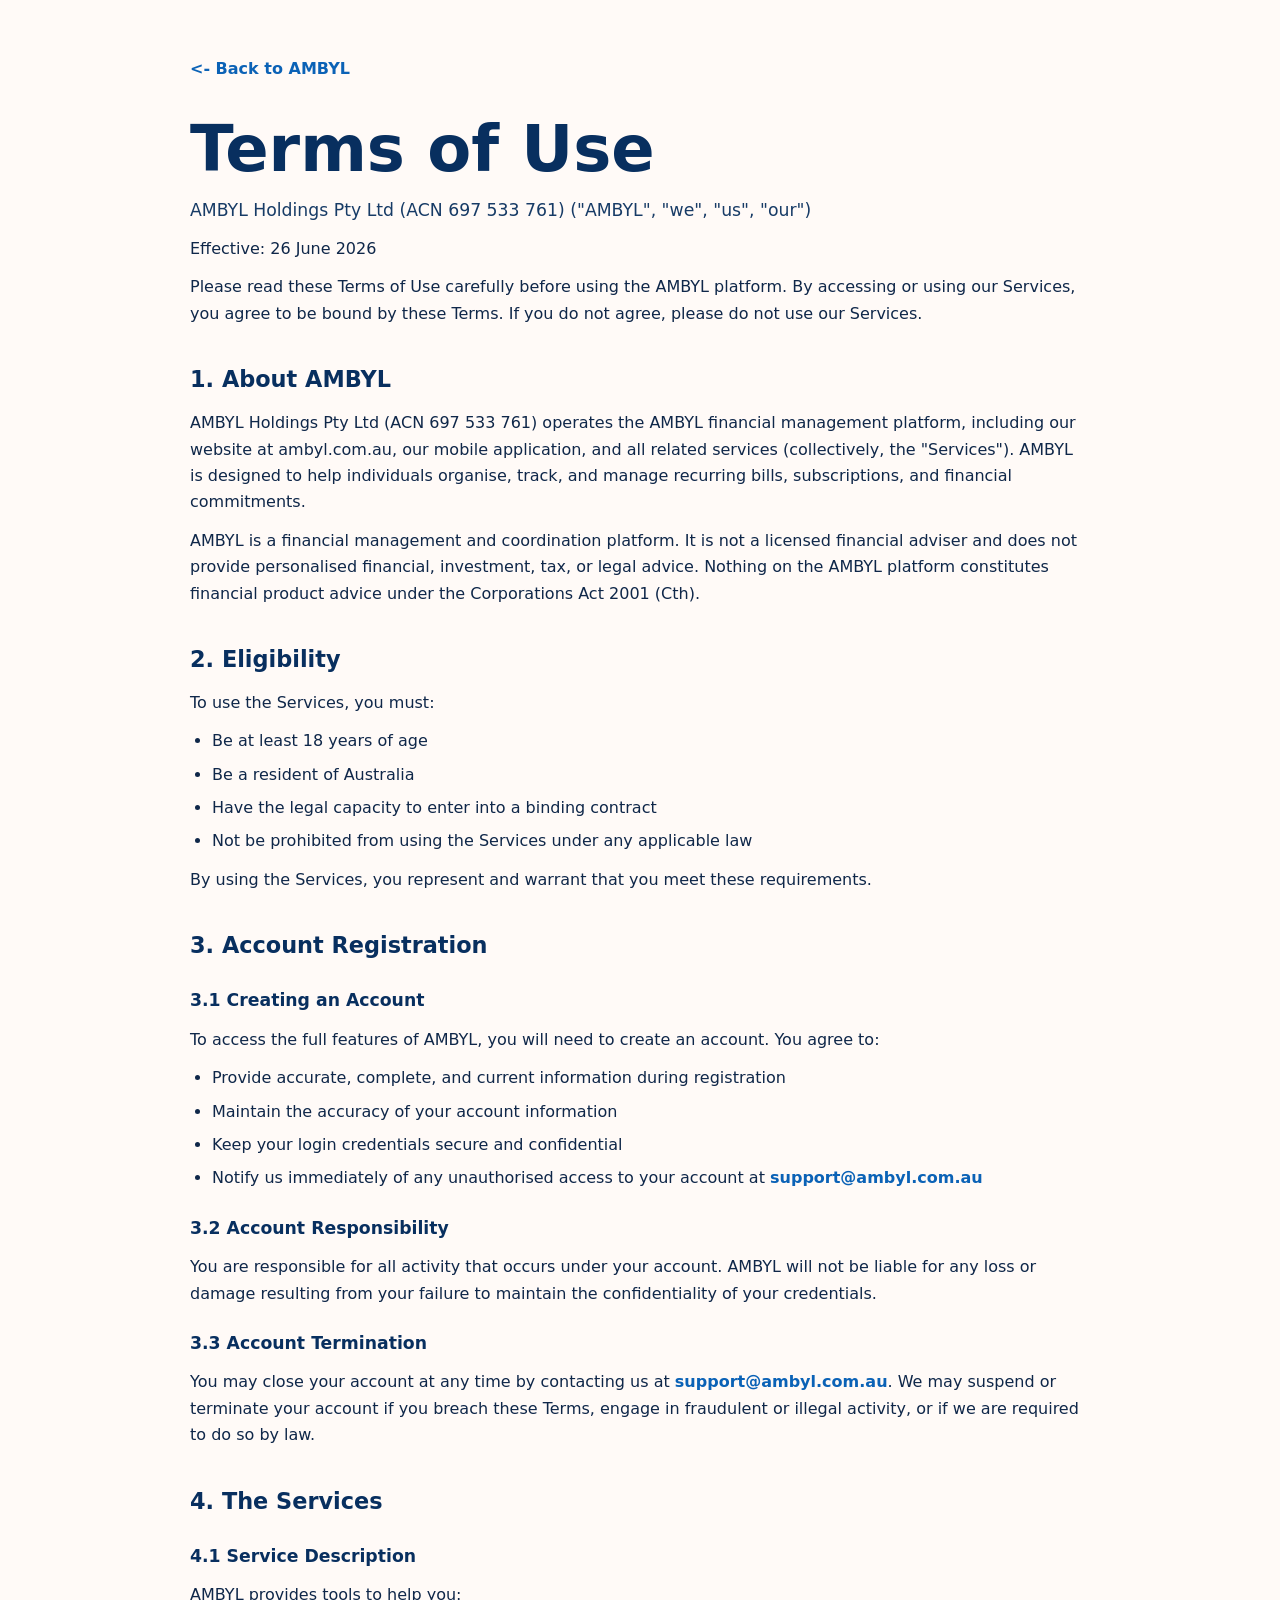
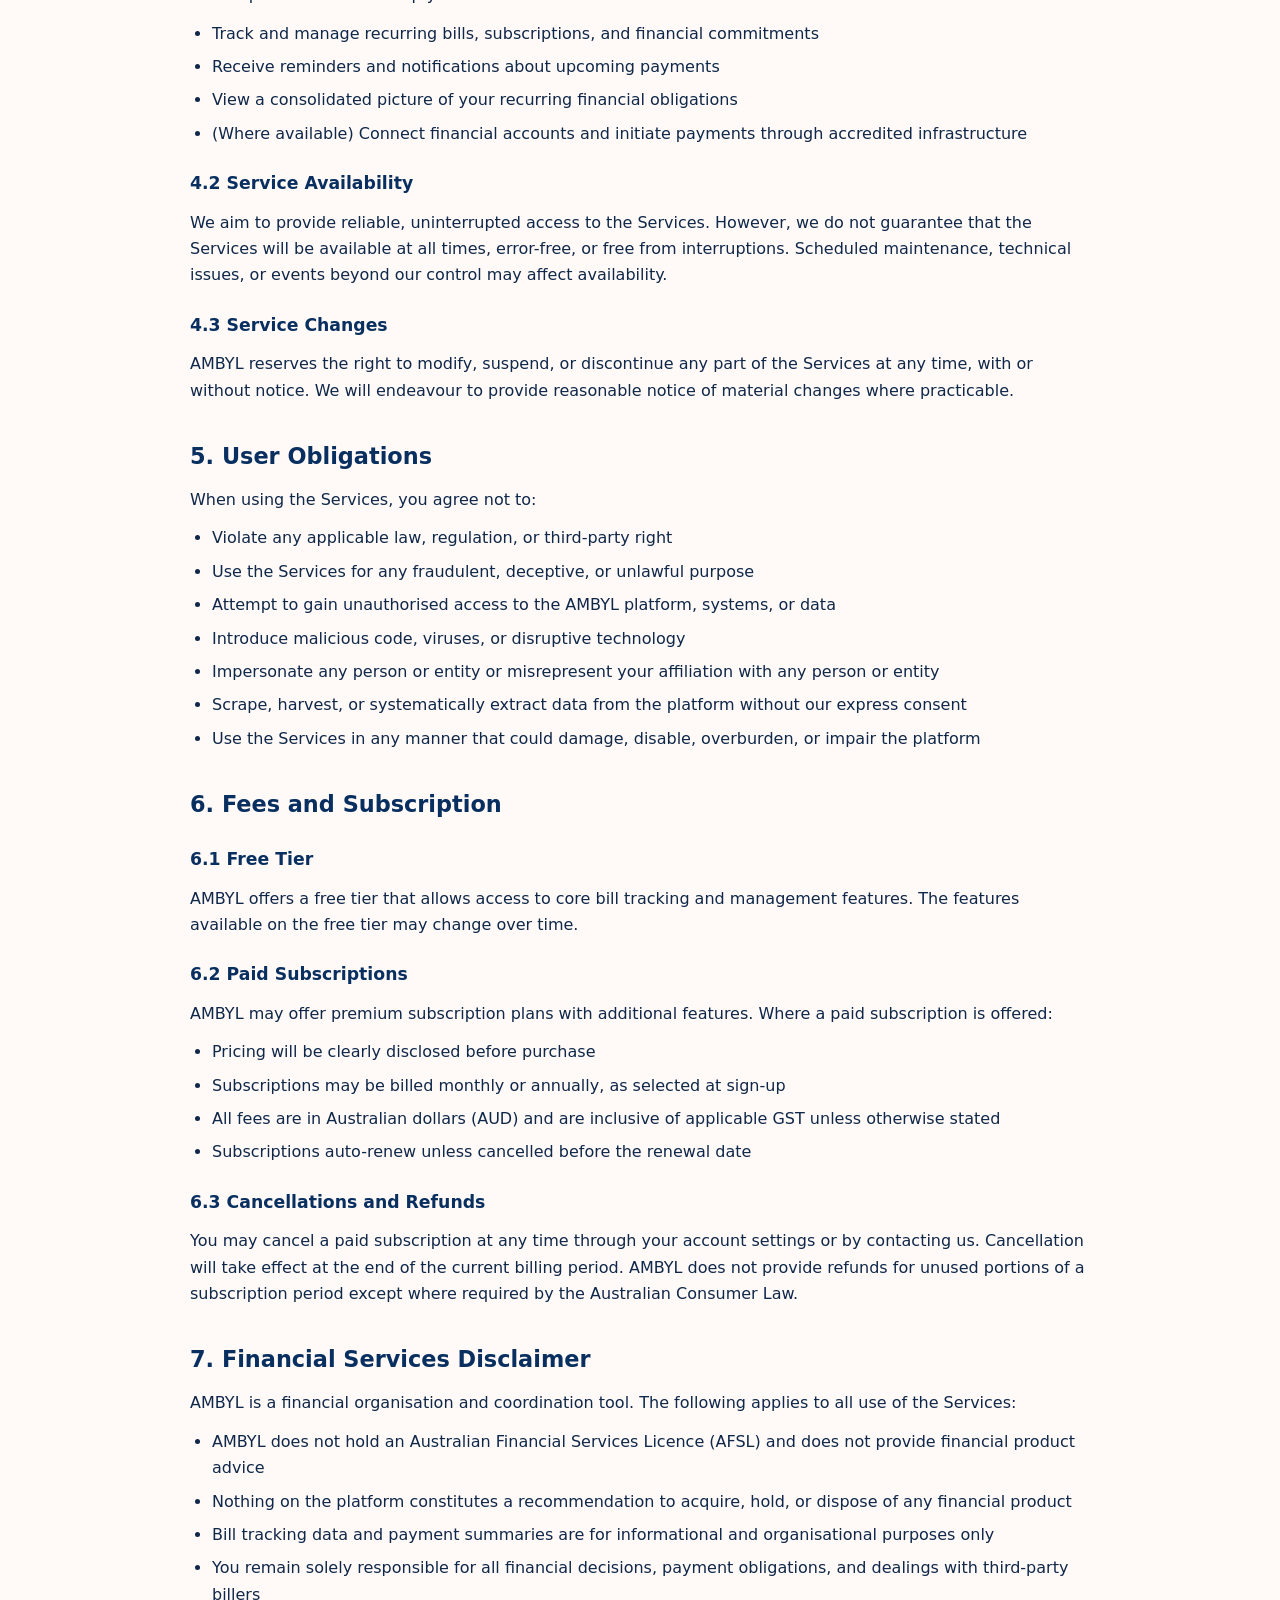
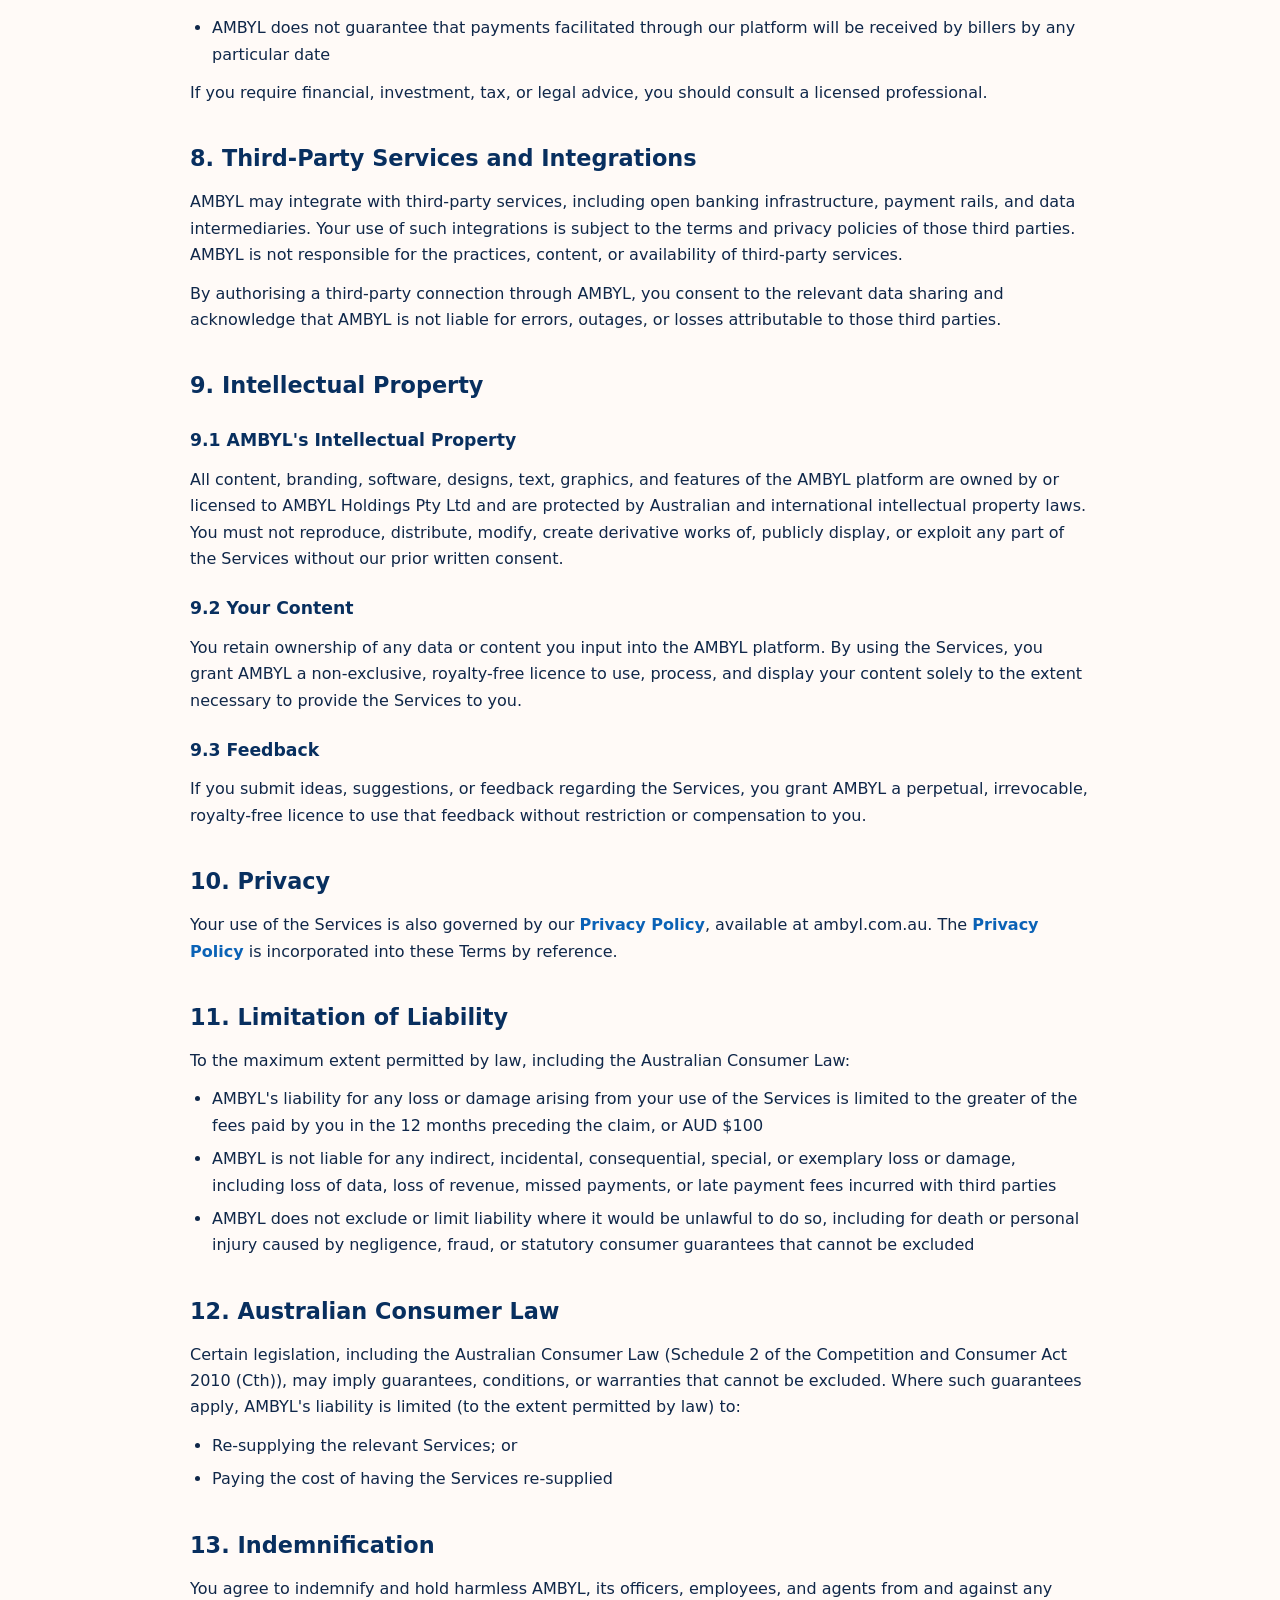
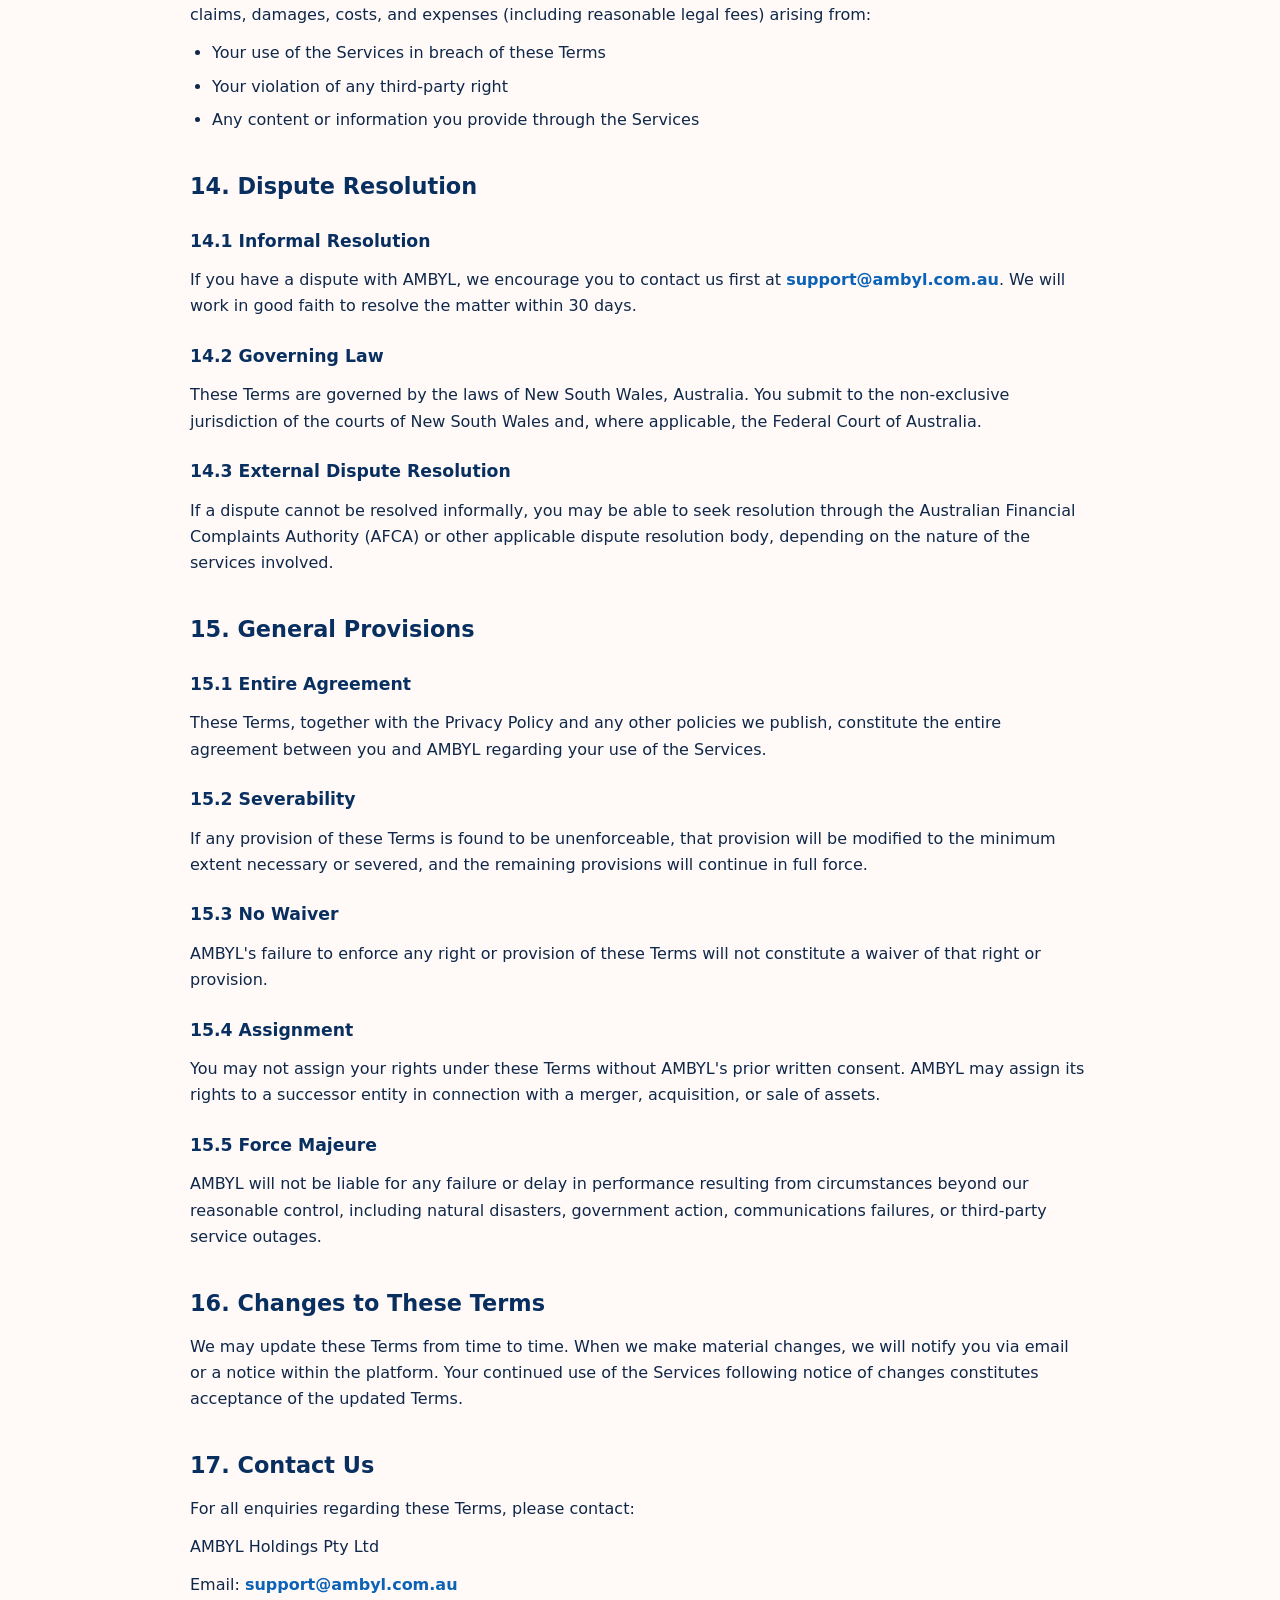
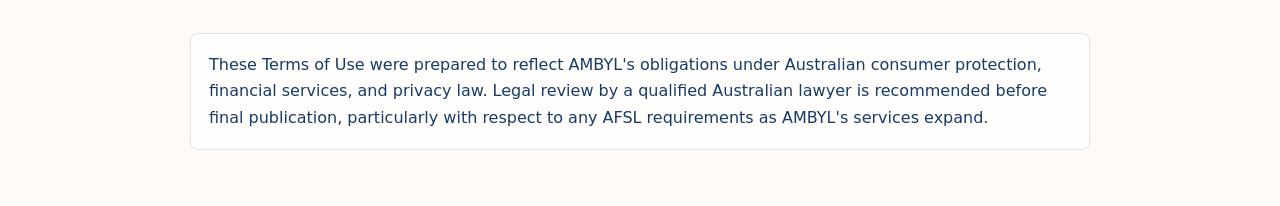
<file: terms.html>
<!doctype html>
<html lang="en-AU">
<head>
  <meta charset="utf-8">
  <meta name="viewport" content="width=device-width, initial-scale=1">
  <title>Terms of Use | AMBYL</title>
  <style>
    body {
      margin: 0;
      color: #0f2749;
      background: #fffaf7;
      font-family: Inter, ui-sans-serif, system-ui, -apple-system, BlinkMacSystemFont, "Segoe UI", sans-serif;
      line-height: 1.65;
    }
    main {
      width: min(900px, calc(100% - 36px));
      margin: 0 auto;
      padding: 56px 0;
    }
    a {
      color: #0b62b6;
      font-weight: 700;
      text-decoration: none;
    }
    h1, h2, h3, p {
      margin: 0;
    }
    h1 {
      color: #082f5f;
      font-size: clamp(2.4rem, 6vw, 4rem);
      line-height: 1.05;
      margin-bottom: 12px;
    }
    h2 {
      color: #082f5f;
      font-size: 1.4rem;
      margin: 34px 0 10px;
    }
    h3 {
      color: #082f5f;
      font-size: 1.08rem;
      margin: 22px 0 8px;
    }
    p {
      margin-top: 12px;
    }
    ul {
      margin: 12px 0 0 22px;
      padding: 0;
    }
    li {
      margin-top: 7px;
    }
    .back {
      display: inline-block;
      margin-bottom: 34px;
    }
    .lede {
      font-size: 1.08rem;
      color: #173b66;
    }
    .notice {
      margin-top: 34px;
      padding: 18px;
      border: 1px solid rgba(8, 47, 95, 0.12);
      border-radius: 8px;
      background: rgba(255,255,255,0.74);
      color: #173b66;
    }

  </style>
</head>
<body>
  <main>
    <a class="back" href="index.html">&lt;- Back to AMBYL</a>
        <h1>Terms of Use</h1>
    <p class="lede">AMBYL Holdings Pty Ltd (ACN 697 533 761) (&quot;AMBYL&quot;, &quot;we&quot;, &quot;us&quot;, &quot;our&quot;)</p>
    <p>Effective: 26 June 2026</p>
    <p>Please read these Terms of Use carefully before using the AMBYL platform. By accessing or using our Services, you agree to be bound by these Terms. If you do not agree, please do not use our Services.</p>
    <h2>1. About AMBYL</h2>
    <p>AMBYL Holdings Pty Ltd (ACN 697 533 761) operates the AMBYL financial management platform, including our website at ambyl.com.au, our mobile application, and all related services (collectively, the &quot;Services&quot;). AMBYL is designed to help individuals organise, track, and manage recurring bills, subscriptions, and financial commitments.</p>
    <p>AMBYL is a financial management and coordination platform. It is not a licensed financial adviser and does not provide personalised financial, investment, tax, or legal advice. Nothing on the AMBYL platform constitutes financial product advice under the Corporations Act 2001 (Cth).</p>
    <h2>2. Eligibility</h2>
    <p>To use the Services, you must:</p>
    <ul>
    <li>Be at least 18 years of age</li>
    <li>Be a resident of Australia</li>
    <li>Have the legal capacity to enter into a binding contract</li>
    <li>Not be prohibited from using the Services under any applicable law</li>
    </ul>
    <p>By using the Services, you represent and warrant that you meet these requirements.</p>
    <h2>3. Account Registration</h2>
    <h3>3.1 Creating an Account</h3>
    <p>To access the full features of AMBYL, you will need to create an account. You agree to:</p>
    <ul>
    <li>Provide accurate, complete, and current information during registration</li>
    <li>Maintain the accuracy of your account information</li>
    <li>Keep your login credentials secure and confidential</li>
    <li>Notify us immediately of any unauthorised access to your account at <a href="mailto:support@ambyl.com.au">support@ambyl.com.au</a></li>
    </ul>
    <h3>3.2 Account Responsibility</h3>
    <p>You are responsible for all activity that occurs under your account. AMBYL will not be liable for any loss or damage resulting from your failure to maintain the confidentiality of your credentials.</p>
    <h3>3.3 Account Termination</h3>
    <p>You may close your account at any time by contacting us at <a href="mailto:support@ambyl.com.au">support@ambyl.com.au</a>. We may suspend or terminate your account if you breach these Terms, engage in fraudulent or illegal activity, or if we are required to do so by law.</p>
    <h2>4. The Services</h2>
    <h3>4.1 Service Description</h3>
    <p>AMBYL provides tools to help you:</p>
    <ul>
    <li>Track and manage recurring bills, subscriptions, and financial commitments</li>
    <li>Receive reminders and notifications about upcoming payments</li>
    <li>View a consolidated picture of your recurring financial obligations</li>
    <li>(Where available) Connect financial accounts and initiate payments through accredited infrastructure</li>
    </ul>
    <h3>4.2 Service Availability</h3>
    <p>We aim to provide reliable, uninterrupted access to the Services. However, we do not guarantee that the Services will be available at all times, error-free, or free from interruptions. Scheduled maintenance, technical issues, or events beyond our control may affect availability.</p>
    <h3>4.3 Service Changes</h3>
    <p>AMBYL reserves the right to modify, suspend, or discontinue any part of the Services at any time, with or without notice. We will endeavour to provide reasonable notice of material changes where practicable.</p>
    <h2>5. User Obligations</h2>
    <p>When using the Services, you agree not to:</p>
    <ul>
    <li>Violate any applicable law, regulation, or third-party right</li>
    <li>Use the Services for any fraudulent, deceptive, or unlawful purpose</li>
    <li>Attempt to gain unauthorised access to the AMBYL platform, systems, or data</li>
    <li>Introduce malicious code, viruses, or disruptive technology</li>
    <li>Impersonate any person or entity or misrepresent your affiliation with any person or entity</li>
    <li>Scrape, harvest, or systematically extract data from the platform without our express consent</li>
    <li>Use the Services in any manner that could damage, disable, overburden, or impair the platform</li>
    </ul>
    <h2>6. Fees and Subscription</h2>
    <h3>6.1 Free Tier</h3>
    <p>AMBYL offers a free tier that allows access to core bill tracking and management features. The features available on the free tier may change over time.</p>
    <h3>6.2 Paid Subscriptions</h3>
    <p>AMBYL may offer premium subscription plans with additional features. Where a paid subscription is offered:</p>
    <ul>
    <li>Pricing will be clearly disclosed before purchase</li>
    <li>Subscriptions may be billed monthly or annually, as selected at sign-up</li>
    <li>All fees are in Australian dollars (AUD) and are inclusive of applicable GST unless otherwise stated</li>
    <li>Subscriptions auto-renew unless cancelled before the renewal date</li>
    </ul>
    <h3>6.3 Cancellations and Refunds</h3>
    <p>You may cancel a paid subscription at any time through your account settings or by contacting us. Cancellation will take effect at the end of the current billing period. AMBYL does not provide refunds for unused portions of a subscription period except where required by the Australian Consumer Law.</p>
    <h2>7. Financial Services Disclaimer</h2>
    <p>AMBYL is a financial organisation and coordination tool. The following applies to all use of the Services:</p>
    <ul>
    <li>AMBYL does not hold an Australian Financial Services Licence (AFSL) and does not provide financial product advice</li>
    <li>Nothing on the platform constitutes a recommendation to acquire, hold, or dispose of any financial product</li>
    <li>Bill tracking data and payment summaries are for informational and organisational purposes only</li>
    <li>You remain solely responsible for all financial decisions, payment obligations, and dealings with third-party billers</li>
    <li>AMBYL does not guarantee that payments facilitated through our platform will be received by billers by any particular date</li>
    </ul>
    <p>If you require financial, investment, tax, or legal advice, you should consult a licensed professional.</p>
    <h2>8. Third-Party Services and Integrations</h2>
    <p>AMBYL may integrate with third-party services, including open banking infrastructure, payment rails, and data intermediaries. Your use of such integrations is subject to the terms and privacy policies of those third parties. AMBYL is not responsible for the practices, content, or availability of third-party services.</p>
    <p>By authorising a third-party connection through AMBYL, you consent to the relevant data sharing and acknowledge that AMBYL is not liable for errors, outages, or losses attributable to those third parties.</p>
    <h2>9. Intellectual Property</h2>
    <h3>9.1 AMBYL&#x27;s Intellectual Property</h3>
    <p>All content, branding, software, designs, text, graphics, and features of the AMBYL platform are owned by or licensed to AMBYL Holdings Pty Ltd and are protected by Australian and international intellectual property laws. You must not reproduce, distribute, modify, create derivative works of, publicly display, or exploit any part of the Services without our prior written consent.</p>
    <h3>9.2 Your Content</h3>
    <p>You retain ownership of any data or content you input into the AMBYL platform. By using the Services, you grant AMBYL a non-exclusive, royalty-free licence to use, process, and display your content solely to the extent necessary to provide the Services to you.</p>
    <h3>9.3 Feedback</h3>
    <p>If you submit ideas, suggestions, or feedback regarding the Services, you grant AMBYL a perpetual, irrevocable, royalty-free licence to use that feedback without restriction or compensation to you.</p>
    <h2>10. Privacy</h2>
    <p>Your use of the Services is also governed by our <a href="privacy.html">Privacy Policy</a>, available at ambyl.com.au. The <a href="privacy.html">Privacy Policy</a> is incorporated into these Terms by reference.</p>
    <h2>11. Limitation of Liability</h2>
    <p>To the maximum extent permitted by law, including the Australian Consumer Law:</p>
    <ul>
    <li>AMBYL&#x27;s liability for any loss or damage arising from your use of the Services is limited to the greater of the fees paid by you in the 12 months preceding the claim, or AUD $100</li>
    <li>AMBYL is not liable for any indirect, incidental, consequential, special, or exemplary loss or damage, including loss of data, loss of revenue, missed payments, or late payment fees incurred with third parties</li>
    <li>AMBYL does not exclude or limit liability where it would be unlawful to do so, including for death or personal injury caused by negligence, fraud, or statutory consumer guarantees that cannot be excluded</li>
    </ul>
    <h2>12. Australian Consumer Law</h2>
    <p>Certain legislation, including the Australian Consumer Law (Schedule 2 of the Competition and Consumer Act 2010 (Cth)), may imply guarantees, conditions, or warranties that cannot be excluded. Where such guarantees apply, AMBYL&#x27;s liability is limited (to the extent permitted by law) to:</p>
    <ul>
    <li>Re-supplying the relevant Services; or</li>
    <li>Paying the cost of having the Services re-supplied</li>
    </ul>
    <h2>13. Indemnification</h2>
    <p>You agree to indemnify and hold harmless AMBYL, its officers, employees, and agents from and against any claims, damages, costs, and expenses (including reasonable legal fees) arising from:</p>
    <ul>
    <li>Your use of the Services in breach of these Terms</li>
    <li>Your violation of any third-party right</li>
    <li>Any content or information you provide through the Services</li>
    </ul>
    <h2>14. Dispute Resolution</h2>
    <h3>14.1 Informal Resolution</h3>
    <p>If you have a dispute with AMBYL, we encourage you to contact us first at <a href="mailto:support@ambyl.com.au">support@ambyl.com.au</a>. We will work in good faith to resolve the matter within 30 days.</p>
    <h3>14.2 Governing Law</h3>
    <p>These Terms are governed by the laws of New South Wales, Australia. You submit to the non-exclusive jurisdiction of the courts of New South Wales and, where applicable, the Federal Court of Australia.</p>
    <h3>14.3 External Dispute Resolution</h3>
    <p>If a dispute cannot be resolved informally, you may be able to seek resolution through the Australian Financial Complaints Authority (AFCA) or other applicable dispute resolution body, depending on the nature of the services involved.</p>
    <h2>15. General Provisions</h2>
    <h3>15.1 Entire Agreement</h3>
    <p>These Terms, together with the Privacy Policy and any other policies we publish, constitute the entire agreement between you and AMBYL regarding your use of the Services.</p>
    <h3>15.2 Severability</h3>
    <p>If any provision of these Terms is found to be unenforceable, that provision will be modified to the minimum extent necessary or severed, and the remaining provisions will continue in full force.</p>
    <h3>15.3 No Waiver</h3>
    <p>AMBYL&#x27;s failure to enforce any right or provision of these Terms will not constitute a waiver of that right or provision.</p>
    <h3>15.4 Assignment</h3>
    <p>You may not assign your rights under these Terms without AMBYL&#x27;s prior written consent. AMBYL may assign its rights to a successor entity in connection with a merger, acquisition, or sale of assets.</p>
    <h3>15.5 Force Majeure</h3>
    <p>AMBYL will not be liable for any failure or delay in performance resulting from circumstances beyond our reasonable control, including natural disasters, government action, communications failures, or third-party service outages.</p>
    <h2>16. Changes to These Terms</h2>
    <p>We may update these Terms from time to time. When we make material changes, we will notify you via email or a notice within the platform. Your continued use of the Services following notice of changes constitutes acceptance of the updated Terms.</p>
    <h2>17. Contact Us</h2>
    <p>For all enquiries regarding these Terms, please contact:</p>
    <p>AMBYL Holdings Pty Ltd</p>
    <p>Email: <a href="mailto:support@ambyl.com.au">support@ambyl.com.au</a></p>
    <p class="notice">These Terms of Use were prepared to reflect AMBYL&#x27;s obligations under Australian consumer protection, financial services, and privacy law. Legal review by a qualified Australian lawyer is recommended before final publication, particularly with respect to any AFSL requirements as AMBYL&#x27;s services expand.</p>
  </main>
</body>
</html>
</file>
<file: styles.css>
﻿:root {
      --navy: #082f5f;
      --ink: #0f2749;
      --blue: #0b62b6;
      --sky: #d9ecff;
      --coral: #f45c39;
      --coral-dark: #df4325;
      --cream: #fff8f4;
      --mist: #f5f8fc;
      --line: rgba(8, 47, 95, 0.14);
      --shadow: 0 22px 60px rgba(8, 47, 95, 0.16);
      --radius: 8px;
      font-family: Inter, ui-sans-serif, system-ui, -apple-system, BlinkMacSystemFont, "Segoe UI", sans-serif;
    }

    * {
      box-sizing: border-box;
    }

    html {
      scroll-behavior: smooth;
    }

    body {
      margin: 0;
      color: var(--ink);
      background: #fff;
      letter-spacing: 0;
    }

    body::before {
      content: "";
      position: fixed;
      inset: 0;
      z-index: -2;
      background:
        linear-gradient(152deg, rgba(244, 92, 57, 0.12) 0 16%, transparent 38%),
        linear-gradient(152deg, transparent 0 49%, rgba(217, 236, 255, 0.66) 50% 64%, transparent 65%),
        linear-gradient(180deg, #fffaf7 0%, #ffffff 42%, #f6faff 100%);
    }

    a {
      color: inherit;
      text-decoration: none;
    }

    button {
      font: inherit;
    }

    .site {
      overflow: hidden;
    }

    .shell {
      width: min(1120px, calc(100% - 40px));
      margin: 0 auto;
    }

    .nav {
      min-height: 86px;
      display: flex;
      align-items: center;
      justify-content: space-between;
      gap: 24px;
    }

    .brand {
      font-size: clamp(1.5rem, 3vw, 2rem);
      font-weight: 800;
      color: var(--navy);
      letter-spacing: 0.06em;
    }

    .nav-links {
      display: flex;
      align-items: center;
      gap: clamp(18px, 4vw, 46px);
      color: #0c2b53;
      font-size: 0.97rem;
      font-weight: 700;
    }

    .nav-links a {
      padding: 10px 0;
    }

    .mobile-menu-toggle {
      display: none;
      align-items: center;
      justify-content: center;
      width: 44px;
      height: 44px;
      border: 1px solid rgba(8, 47, 95, 0.14);
      border-radius: 8px;
      color: var(--navy);
      background: rgba(255,255,255,0.8);
      cursor: pointer;
    }

    .mobile-menu-toggle span,
    .mobile-menu-toggle span::before,
    .mobile-menu-toggle span::after {
      display: block;
      width: 20px;
      height: 2px;
      border-radius: 99px;
      background: currentColor;
      content: "";
    }

    .mobile-menu-toggle span {
      position: relative;
    }

    .mobile-menu-toggle span::before,
    .mobile-menu-toggle span::after {
      position: absolute;
      left: 0;
    }

    .mobile-menu-toggle span::before {
      top: -6px;
    }

    .mobile-menu-toggle span::after {
      top: 6px;
    }

    .btn {
      display: inline-flex;
      align-items: center;
      justify-content: center;
      gap: 8px;
      min-height: 52px;
      border: 1px solid transparent;
      border-radius: var(--radius);
      padding: 0 25px;
      font-weight: 800;
      cursor: pointer;
      transition: transform 160ms ease, box-shadow 160ms ease, border-color 160ms ease, background 160ms ease;
      white-space: nowrap;
    }

    .btn:hover {
      transform: translateY(-1px);
    }

    .btn-primary {
      color: white;
      background: linear-gradient(135deg, var(--coral), #ff704d);
      box-shadow: 0 16px 30px rgba(244, 92, 57, 0.28);
    }

    .btn-primary:hover {
      background: linear-gradient(135deg, var(--coral-dark), var(--coral));
    }

    .btn-secondary {
      color: var(--blue);
      padding-inline: 0;
      min-height: 44px;
    }

    .hero {
      position: relative;
      display: grid;
      grid-template-columns: minmax(0, 0.86fr) minmax(390px, 0.96fr);
      align-items: center;
      gap: min(6vw, 64px);
      padding: 42px 0 58px;
      min-height: clamp(560px, calc(100svh - 160px), 680px);
    }

    .hero-copy {
      padding-bottom: 60px;
    }

    h1, h2, h3, p {
      margin: 0;
    }

    h1 {
      color: var(--navy);
      font-size: clamp(3.1rem, 7vw, 5.1rem);
      line-height: 0.98;
      font-weight: 800;
      max-width: 760px;
    }

    h1 span {
      color: var(--coral);
    }

    .hero h2 {
      margin-top: 22px;
      font-size: clamp(1.6rem, 3vw, 2.15rem);
      line-height: 1.18;
      color: var(--navy);
    }

    .hero p {
      margin-top: 17px;
      max-width: 620px;
      color: #203b60;
      font-size: clamp(1.08rem, 2vw, 1.32rem);
      line-height: 1.55;
    }

    .hero-actions {
      margin-top: 36px;
      display: flex;
      align-items: center;
      gap: 28px;
      flex-wrap: wrap;
    }

    .phone-wrap {
      display: flex;
      justify-content: center;
      align-self: center;
      align-items: center;
      padding-top: 0;
    }

    .phone {
      width: min(445px, 88vw);
      aspect-ratio: 0.492;
      border: 10px solid #101622;
      border-radius: 40px;
      background: linear-gradient(180deg, #fffdfa, #fff6f1);
      box-shadow: 0 28px 48px rgba(8, 47, 95, 0.24);
      position: relative;
      overflow: hidden;
    }

    .phone::before {
      content: "";
      position: absolute;
      top: 0;
      left: 50%;
      width: 43%;
      height: 25px;
      transform: translateX(-50%);
      background: #101622;
      border-bottom-left-radius: 16px;
      border-bottom-right-radius: 16px;
      z-index: 3;
    }

    .phone-screen {
      height: 100%;
      padding: 15px 16px 20px;
      display: flex;
      flex-direction: column;
    }

    .status {
      display: flex;
      align-items: center;
      justify-content: space-between;
      height: 22px;
      color: #111827;
      font-size: 0.72rem;
      font-weight: 800;
    }

    .signal {
      display: flex;
      align-items: center;
      gap: 4px;
    }

    .pill-dot {
      width: 17px;
      height: 8px;
      border-radius: 99px;
      background: #111827;
      opacity: 0.82;
    }

    .app-logo {
      margin-top: 14px;
      text-align: center;
      color: var(--navy);
      font-size: 1.12rem;
      letter-spacing: 0.04em;
      font-weight: 900;
    }

    .app-greeting {
      margin-top: 15px;
    }

    .app-greeting strong {
      display: block;
      font-size: 0.98rem;
      color: #152746;
    }

    .app-greeting span {
      display: block;
      margin-top: 3px;
      color: #173250;
      font-size: 0.76rem;
      font-weight: 700;
    }

    .balance-card {
      margin-top: 12px;
      min-height: 88px;
      border-radius: 8px;
      padding: 15px 16px;
      color: white;
      background:
        linear-gradient(152deg, rgba(255,255,255,0.22) 0 28%, transparent 29%),
        linear-gradient(152deg, #6395d2 0%, #0b62b6 100%);
      box-shadow: 0 14px 28px rgba(8, 47, 95, 0.18);
    }

    .balance-card p {
      font-size: 0.84rem;
      color: white;
      margin: 0;
      line-height: 1.3;
    }

    .balance-card b {
      display: block;
      margin-top: 6px;
      font-size: 1.68rem;
      line-height: 1;
    }

    .balance-card small {
      display: block;
      margin-top: 6px;
      opacity: 0.88;
      font-size: 0.72rem;
      font-weight: 700;
    }

    .bill-list {
      margin-top: 13px;
      display: grid;
      gap: 7px;
    }

    .bill-title {
      color: var(--navy);
      font-size: 0.75rem;
      font-weight: 800;
    }

    .bill {
      display: grid;
      grid-template-columns: 1fr auto;
      gap: 8px;
      align-items: center;
      padding: 9px 10px;
      border: 1px solid rgba(8, 47, 95, 0.08);
      border-radius: 8px;
      background: rgba(255,255,255,0.76);
      box-shadow: 0 8px 18px rgba(8, 47, 95, 0.08);
    }

    .bill strong, .bill b {
      color: #101e36;
      font-size: 0.88rem;
    }

    .bill span {
      display: block;
      margin-top: 2px;
      color: #163861;
      font-size: 0.7rem;
      font-weight: 700;
    }

    .bill small {
      display: block;
      margin-top: 3px;
      color: var(--coral);
      font-size: 0.66rem;
      font-weight: 800;
      text-align: right;
    }

    .why-exists {
      padding: 72px 0 64px;
      background: rgba(255, 255, 255, 0.78);
    }

    .why-layout {
      display: grid;
      grid-template-columns: minmax(260px, 0.78fr) minmax(320px, 1fr);
      gap: 70px;
      align-items: start;
    }

    .section-kicker {
      color: var(--coral);
      font-size: 0.82rem;
      font-weight: 800;
      letter-spacing: 0.08em;
      text-transform: uppercase;
      margin-bottom: 14px;
    }

    .pain-section {
      padding: 54px 0;
      background: rgba(255, 255, 255, 0.82);
    }

    .pain-panel {
      display: grid;
      grid-template-columns: minmax(260px, 0.9fr) minmax(320px, 1fr);
      gap: 54px;
      align-items: start;
      padding: clamp(30px, 5vw, 54px);
      border: 1px solid rgba(8, 47, 95, 0.1);
      border-radius: 8px;
      background: linear-gradient(135deg, rgba(255,255,255,0.96), rgba(255,248,244,0.72));
      box-shadow: 0 16px 42px rgba(8, 47, 95, 0.08);
    }

    .pain-panel h2,
    .why-exists h2 {
      color: var(--navy);
      font-size: clamp(2.25rem, 4vw, 3.55rem);
      line-height: 1.08;
      font-weight: 800;
    }

    .pain-list {
      display: grid;
      gap: 13px;
      margin: 0;
      padding: 0;
      list-style: none;
    }

    .pain-list li {
      display: grid;
      grid-template-columns: 22px 1fr;
      gap: 10px;
      align-items: start;
      min-height: 48px;
      padding: 14px 16px;
      border: 1px solid rgba(8, 47, 95, 0.08);
      border-radius: 8px;
      background: rgba(255,255,255,0.76);
      color: #173b66;
      line-height: 1.5;
    }

    .pain-list li::before {
      content: "\2713";
      color: var(--coral);
      font-weight: 900;
      line-height: 1.45;
    }

    .story-copy {
      display: grid;
      gap: 18px;
      color: #173b66;
      font-size: clamp(1rem, 1.7vw, 1.12rem);
      line-height: 1.72;
    }

    .interruptions {
      display: grid;
      gap: 10px;
      margin: 6px 0;
      padding: 0;
      list-style: none;
    }

    .interruptions li {
      padding: 12px 14px;
      border-left: 3px solid rgba(244, 92, 57, 0.74);
      border-radius: 0 8px 8px 0;
      background: rgba(255, 248, 244, 0.86);
      color: var(--navy);
      font-weight: 700;
    }

    .stat-card {
      margin-top: 10px;
      padding: 20px;
      border: 1px solid rgba(8, 47, 95, 0.1);
      border-radius: 8px;
      background: linear-gradient(135deg, rgba(255,255,255,0.92), rgba(245,248,252,0.9));
      color: var(--navy);
      font-size: clamp(1.1rem, 2vw, 1.35rem);
      line-height: 1.45;
      font-weight: 800;
      box-shadow: 0 12px 30px rgba(8, 47, 95, 0.07);
    }

    .how-section,
    .product-screens,
    .roadmap-section {
      padding: 64px 0;
      background: rgba(255, 255, 255, 0.76);
    }

    .section-heading {
      max-width: 760px;
      margin: 0 auto 34px;
      text-align: center;
    }

    .section-heading h2 {
      color: var(--navy);
      font-size: clamp(2.25rem, 4vw, 3.55rem);
      line-height: 1.08;
      font-weight: 800;
    }

    .section-heading p {
      margin-top: 16px;
      color: #173b66;
      font-size: clamp(1rem, 1.8vw, 1.16rem);
      line-height: 1.68;
    }

    .how-grid {
      display: grid;
      grid-template-columns: repeat(4, 1fr);
      gap: 14px;
    }

    .how-step,
    .screen-card,
    .roadmap-card {
      border: 1px solid rgba(8, 47, 95, 0.1);
      border-radius: 8px;
      background: rgba(255,255,255,0.86);
      box-shadow: 0 12px 30px rgba(8, 47, 95, 0.07);
    }

    .how-step {
      padding: 22px;
    }

    .step-number {
      display: grid;
      place-items: center;
      width: 34px;
      height: 34px;
      border-radius: 50%;
      color: white;
      background: var(--coral);
      font-weight: 800;
      margin-bottom: 16px;
    }

    .how-step h3,
    .screen-card h3,
    .roadmap-card h3 {
      color: var(--navy);
      font-size: 1.08rem;
      line-height: 1.25;
    }

    .how-step p,
    .screen-card p {
      margin-top: 12px;
      color: #244970;
      line-height: 1.58;
      font-size: 0.96rem;
    }

    .screen-grid,
    .roadmap-grid {
      display: grid;
      grid-template-columns: repeat(3, 1fr);
      gap: 18px;
    }

    .screen-card,
    .roadmap-card {
      padding: 24px;
    }

    .mini-screen {
      display: grid;
      gap: 9px;
      margin-top: 18px;
      padding: 16px;
      border-radius: 8px;
      background: linear-gradient(180deg, #fffdfa, #f5f8fc);
      border: 1px solid rgba(8, 47, 95, 0.08);
    }

    .mini-row {
      display: flex;
      align-items: center;
      justify-content: space-between;
      gap: 12px;
      color: #173b66;
      font-size: 0.94rem;
    }

    .mini-row strong {
      color: var(--navy);
    }

    .mini-ok {
      color: #16735f;
      font-weight: 800;
    }

    .roadmap-card ul {
      display: grid;
      gap: 12px;
      margin: 18px 0 0;
      padding: 0;
      list-style: none;
      color: #244970;
    }

    .roadmap-card li {
      line-height: 1.45;
    }

    .roadmap-card li::before {
      content: "\2022";
      color: var(--coral);
      font-weight: 900;
      margin-right: 9px;
    }

    .proof-section {
      padding: 58px 0;
      background: linear-gradient(180deg, rgba(255, 248, 244, 0.7), rgba(255, 255, 255, 0.82));
    }

    .proof-grid {
      display: grid;
      grid-template-columns: minmax(260px, 0.86fr) minmax(320px, 1fr);
      gap: 52px;
      align-items: center;
    }

    .proof-copy h2 {
      color: var(--navy);
      font-size: clamp(2.15rem, 4vw, 3.4rem);
      line-height: 1.08;
      font-weight: 800;
    }

    .proof-copy p {
      margin-top: 16px;
      color: #173b66;
      font-size: clamp(1rem, 1.8vw, 1.14rem);
      line-height: 1.68;
    }

    .proof-list {
      display: grid;
      gap: 14px;
    }

    .proof-item {
      padding: 18px;
      border: 1px solid rgba(8, 47, 95, 0.1);
      border-radius: 8px;
      background: rgba(255,255,255,0.86);
      box-shadow: 0 12px 30px rgba(8, 47, 95, 0.07);
      color: #173b66;
      line-height: 1.55;
    }

    .proof-item strong {
      display: block;
      margin-bottom: 6px;
      color: var(--navy);
    }

    .early-access {
      padding: 48px 0 62px;
      background: linear-gradient(180deg, rgba(245, 248, 252, 0.76), rgba(255, 255, 255, 0.86));
    }

    .access-layout {
      display: grid;
      grid-template-columns: minmax(260px, 0.82fr) minmax(320px, 1fr);
      gap: 56px;
      align-items: start;
    }

    .access-copy h2 {
      color: var(--navy);
      font-size: clamp(2.15rem, 4vw, 3.4rem);
      line-height: 1.08;
      font-weight: 800;
    }

    .access-copy p {
      margin-top: 18px;
      color: #173b66;
      font-size: clamp(1rem, 1.8vw, 1.14rem);
      line-height: 1.68;
    }

    .access-panel {
      border: 1px solid rgba(8, 47, 95, 0.12);
      border-radius: 8px;
      background: rgba(255,255,255,0.9);
      box-shadow: 0 18px 48px rgba(8, 47, 95, 0.1);
      padding: clamp(22px, 4vw, 34px);
      min-height: 410px;
      overflow: hidden;
    }

    .early-form {
      display: grid;
      gap: 18px;
    }

    .field {
      display: grid;
      gap: 8px;
    }

    .field label {
      color: var(--navy);
      font-weight: 800;
      font-size: 0.95rem;
    }

    .field input,
    .field textarea {
      width: 100%;
      border: 1px solid rgba(8, 47, 95, 0.18);
      border-radius: 8px;
      color: var(--ink);
      background: #fff;
      outline: none;
      font: inherit;
      transition: border-color 160ms ease, box-shadow 160ms ease;
    }

    .field input {
      min-height: 50px;
      padding: 0 15px;
    }

    .field textarea {
      min-height: 112px;
      padding: 14px 15px;
      resize: vertical;
      line-height: 1.5;
    }

    .field input:focus,
    .field textarea:focus {
      border-color: rgba(11, 98, 182, 0.62);
      box-shadow: 0 0 0 4px rgba(11, 98, 182, 0.1);
    }

    .form-contact {
      margin: -2px 0 0;
      color: #526985;
      font-size: 0.92rem;
      line-height: 1.45;
    }

    .form-contact a {
      color: var(--blue);
      font-weight: 800;
    }

    .success-screen {
      display: none;
      gap: 15px;
      color: #173b66;
      font-size: 1rem;
      line-height: 1.66;
    }

    .success-screen h3 {
      color: var(--navy);
      font-size: clamp(2rem, 4vw, 3rem);
      line-height: 1.05;
    }

    .success-screen p {
      margin: 0;
    }

    .success-screen a {
      color: var(--blue);
      font-weight: 800;
    }

    .access-panel.is-complete .early-form {
      display: none;
    }

    .access-panel.is-complete .success-screen {
      display: grid;
    }

    .features {
      background: linear-gradient(180deg, rgba(255, 244, 239, 0.82), rgba(255, 247, 243, 0.62));
      border-top-left-radius: 50% 36px;
      border-top-right-radius: 50% 36px;
      padding: 34px 0 42px;
    }

    .feature-grid {
      display: grid;
      grid-template-columns: repeat(3, 1fr);
      gap: 0;
      text-align: center;
    }

    .feature {
      padding: 26px 54px;
      border-right: 1px solid var(--line);
    }

    .feature:last-child {
      border-right: 0;
    }

    .icon {
      width: 58px;
      height: 58px;
      margin: 0 auto 18px;
      display: grid;
      place-items: center;
      color: var(--navy);
    }

    .icon svg {
      width: 100%;
      height: 100%;
      stroke: currentColor;
      stroke-width: 1.8;
      fill: none;
      stroke-linecap: round;
      stroke-linejoin: round;
    }

    .feature h3 {
      color: var(--navy);
      font-size: 1.14rem;
      line-height: 1.3;
    }

    .feature p {
      margin-top: 16px;
      color: #21466f;
      line-height: 1.62;
      font-size: 0.98rem;
    }

    .faq-social {
      padding: 42px 0 28px;
      background: rgba(255,255,255,0.72);
    }

    .faq-layout {
      display: grid;
      grid-template-columns: minmax(260px, 0.8fr) minmax(320px, 1fr);
      gap: 68px;
      align-items: start;
    }

    .faq-copy h2, .journey h2 {
      color: var(--navy);
      font-size: clamp(1.55rem, 2.6vw, 1.95rem);
      line-height: 1.2;
    }

    .tick-list {
      display: grid;
      gap: 15px;
      margin: 24px 0 26px;
      padding: 0;
      list-style: none;
      color: #183b65;
    }

    .tick-list li {
      display: flex;
      align-items: flex-start;
      gap: 12px;
      line-height: 1.45;
    }

    .tick {
      flex: 0 0 19px;
      height: 19px;
      margin-top: 2px;
      border-radius: 50%;
      display: grid;
      place-items: center;
      color: white;
      background: #7eb0df;
      font-size: 0.72rem;
      font-weight: 900;
    }

    .accordion {
      display: grid;
      gap: 9px;
    }

    .faq-item {
      border: 1px solid rgba(8, 47, 95, 0.1);
      border-radius: 8px;
      background: rgba(255,255,255,0.88);
      box-shadow: 0 10px 28px rgba(8, 47, 95, 0.07);
      overflow: hidden;
    }

    .faq-question {
      width: 100%;
      min-height: 55px;
      padding: 0 22px;
      border: 0;
      display: flex;
      align-items: center;
      justify-content: space-between;
      gap: 18px;
      color: var(--navy);
      background: transparent;
      text-align: left;
      font-weight: 700;
      cursor: pointer;
    }

    .faq-question span:last-child {
      flex: 0 0 auto;
      width: 18px;
      height: 18px;
      display: grid;
      place-items: center;
      font-size: 1.25rem;
      line-height: 1;
    }

    .faq-answer {
      display: none;
      padding: 0 22px 18px;
      color: #264a73;
      line-height: 1.58;
      font-size: 0.96rem;
    }

    .faq-answer p {
      margin: 0 0 14px;
    }

    .faq-answer p:last-child,
    .faq-answer ol:last-child {
      margin-bottom: 0;
    }

    .faq-answer ol {
      margin: 0 0 14px 20px;
      padding: 0;
    }

    .faq-answer li {
      margin: 0 0 12px;
      padding-left: 4px;
    }

    .faq-answer strong {
      color: var(--navy);
    }

    .faq-item[open] .faq-answer {
      display: block;
    }

    .journey {
      text-align: center;
      padding: 36px 0 0;
    }

    .journey p {
      margin-top: 8px;
      color: #244970;
    }

    .social-grid {
      margin-top: 22px;
      display: grid;
      grid-template-columns: repeat(3, 1fr);
      gap: 32px;
      text-align: left;
    }

    .social {
      min-height: 68px;
      border: 1px solid rgba(8, 47, 95, 0.1);
      border-radius: 8px;
      background: rgba(255,255,255,0.82);
      display: grid;
      grid-template-columns: 52px 1fr auto;
      align-items: center;
      gap: 12px;
      padding: 12px 20px;
      box-shadow: 0 10px 28px rgba(8, 47, 95, 0.07);
    }

    .social-mark {
      width: 40px;
      height: 40px;
      border-radius: 8px;
      display: grid;
      place-items: center;
      color: white;
      overflow: hidden;
    }

    .social-mark svg {
      width: 27px;
      height: 27px;
      display: block;
    }

    .instagram {
      background: linear-gradient(135deg, #feda75, #fa7e1e 32%, #d62976 62%, #4f5bd5);
    }

    .facebook {
      background: #1877f2;
      border-radius: 50%;
    }

    .tiktok {
      background: #000;
    }

    .social strong {
      display: block;
      color: var(--navy);
      font-size: 0.88rem;
    }

    .social span {
      display: block;
      margin-top: 2px;
      color: #21466f;
      font-size: 0.86rem;
    }

    footer {
      margin-top: 28px;
      padding: 42px 0 30px;
      background: linear-gradient(180deg, #edf5ff, #f8fbff);
      border-top-left-radius: 50% 30px;
      border-top-right-radius: 50% 30px;
    }

    .footer-grid {
      display: grid;
      grid-template-columns: minmax(260px, 1fr) auto;
      gap: 34px;
      align-items: start;
    }

    .footer-brand strong {
      display: block;
      color: var(--navy);
      font-size: 1.45rem;
      letter-spacing: 0.06em;
      line-height: 1;
    }

    .footer-brand p {
      max-width: 360px;
      margin: 14px 0 0;
      color: #244970;
      line-height: 1.55;
    }

    .footer-links {
      display: grid;
      justify-items: end;
      gap: 13px;
      color: #244970;
      font-size: 0.95rem;
    }

    .footer-links a {
      color: var(--navy);
      font-weight: 700;
    }

    .footer-socials,
    .legal-links {
      display: flex;
      flex-wrap: wrap;
      justify-content: flex-end;
      gap: 8px;
    }

    .footer-socials a + a::before,
    .footer-socials span + span::before,
    .footer-socials a + span::before,
    .footer-socials span + a::before,
    .legal-links a + a::before {
      content: "\2022";
      margin-right: 8px;
      color: rgba(8, 47, 95, 0.36);
      font-weight: 400;
    }

    .copyright {
      color: #526985;
      text-align: right;
    }

    @media (max-width: 880px) {
      .shell {
        width: min(100% - 28px, 680px);
      }

      .nav {
        min-height: 76px;
      }

      .mobile-menu-toggle {
        display: inline-flex;
      }

      .nav-links {
        position: absolute;
        top: 72px;
        left: 14px;
        right: 14px;
        z-index: 10;
        display: none;
        grid-template-columns: 1fr;
        gap: 4px;
        padding: 14px;
        border: 1px solid rgba(8, 47, 95, 0.12);
        border-radius: 8px;
        background: rgba(255,255,255,0.96);
        box-shadow: 0 18px 42px rgba(8, 47, 95, 0.14);
      }

      .nav.is-open .nav-links {
        display: grid;
      }

      .nav-links a {
        padding: 12px 10px;
      }

      .nav .btn {
        min-height: 44px;
        padding-inline: 16px;
      }

      .hero {
        min-height: 0;
        grid-template-columns: 1fr;
        padding: 34px 0 46px;
        gap: 36px;
      }

      .hero-copy {
        padding-bottom: 0;
      }

      h1 {
        font-size: clamp(2.85rem, 14vw, 4.4rem);
      }

      .phone {
        width: min(400px, 100%);
      }

      .why-layout,
      .pain-panel,
      .access-layout,
      .proof-grid,
      .faq-layout {
        grid-template-columns: 1fr;
        gap: 24px;
      }

      .why-exists {
        padding: 46px 0 42px;
      }

      .pain-section,
      .proof-section {
        padding: 38px 0;
      }

      .early-access {
        padding: 38px 0 44px;
      }

      .feature-grid,
      .how-grid,
      .screen-grid,
      .roadmap-grid,
      .social-grid,
      .footer-grid {
        grid-template-columns: 1fr;
      }

      .feature {
        border-right: 0;
        border-bottom: 1px solid var(--line);
        padding: 26px 16px;
      }

      .feature:last-child {
        border-bottom: 0;
      }

      .social-grid {
        gap: 12px;
      }

      .footer-grid {
        gap: 12px;
      }

      .footer-links {
        justify-items: start;
      }

      .footer-socials,
      .legal-links {
        justify-content: flex-start;
      }

      .copyright {
        text-align: left;
      }
    }

    @media (max-width: 480px) {
      .brand {
        font-size: 1.38rem;
      }

      .btn {
        width: 100%;
      }

      .nav .btn {
        width: auto;
      }

      .hero-actions {
        gap: 12px;
      }

      .btn-secondary {
        width: auto;
      }

      .phone-wrap {
        justify-content: center;
      }

      .social {
        grid-template-columns: 44px 1fr auto;
        padding-inline: 14px;
      }
    }
</file>
